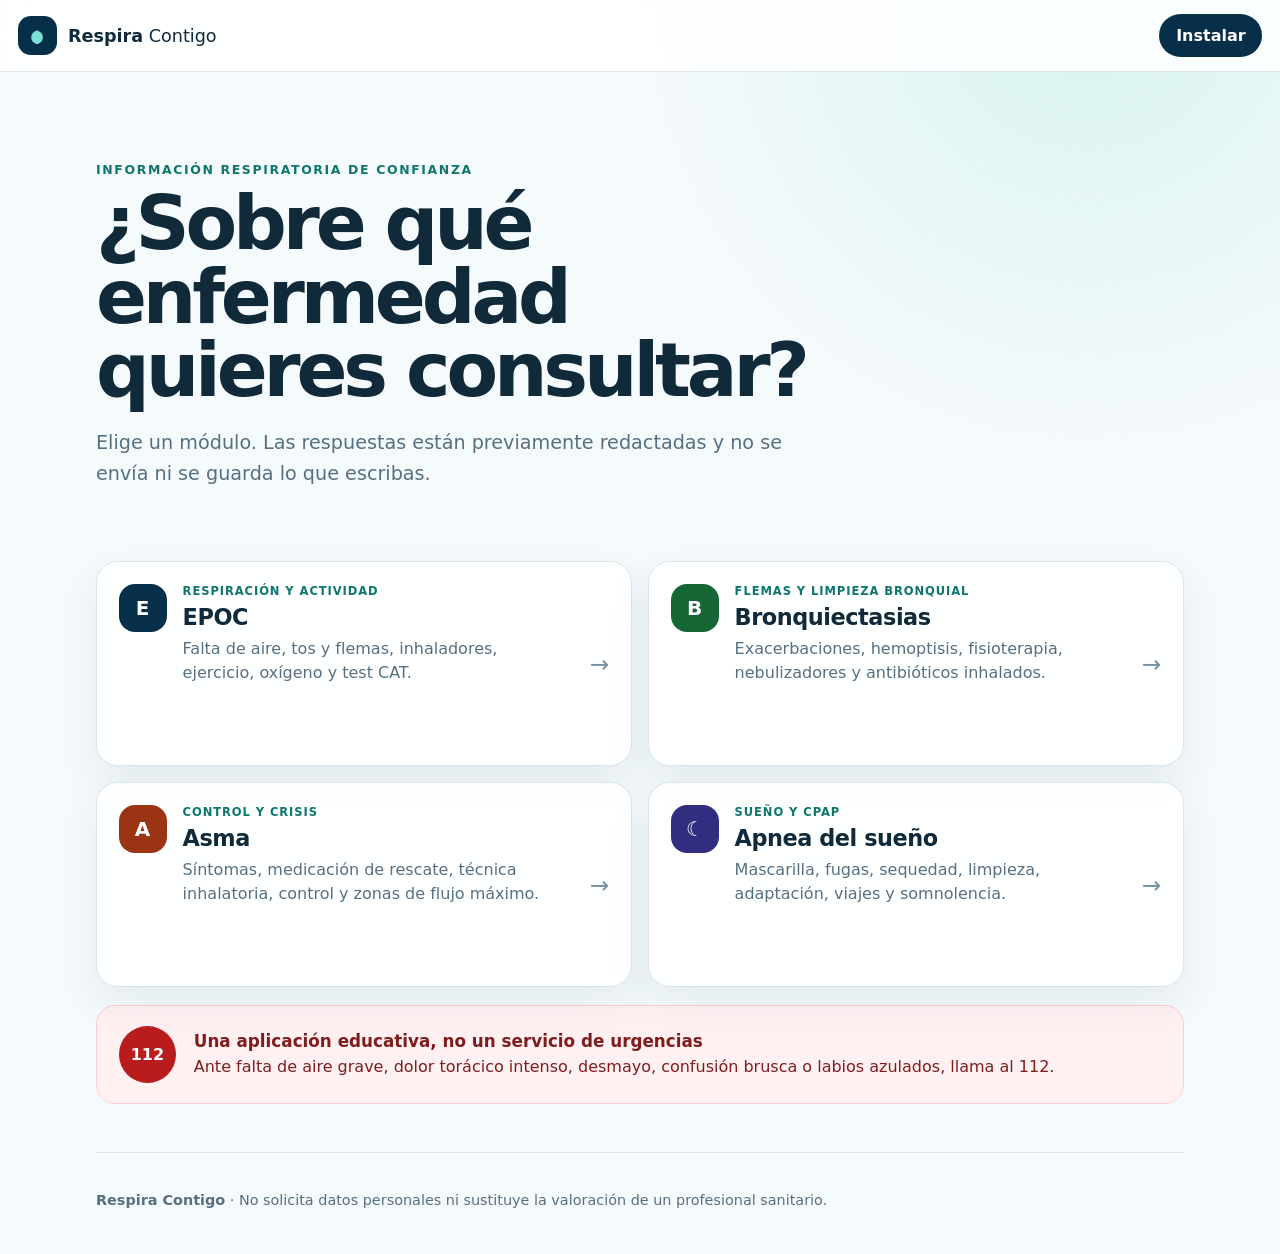
<file: index.html>
<!doctype html>
<html lang="es">
<head>
  <meta charset="UTF-8">
  <meta name="viewport" content="width=device-width, initial-scale=1, viewport-fit=cover">
  <meta name="theme-color" content="#082f49">
  <meta name="apple-mobile-web-app-capable" content="yes">
  <meta name="apple-mobile-web-app-status-bar-style" content="default">
  <meta name="apple-mobile-web-app-title" content="Respira Contigo">
  <meta name="description" content="Orientación educativa sobre EPOC, bronquiectasias, asma y apnea del sueño.">
  <title>Respira Contigo</title>
  <link rel="manifest" href="manifest.webmanifest">
  <link rel="apple-touch-icon" href="icon-180.png">
  <link rel="icon" type="image/svg+xml" href="icon.svg">
  <link rel="stylesheet" href="styles.css">
</head>
<body>
  <a class="skip-link" href="#modules">Saltar a las enfermedades</a>
  <header class="topbar">
    <a class="brand" href="./" aria-label="Respira Contigo, inicio">
      <span class="brand-mark" aria-hidden="true">◖◗</span>
      <span><strong>Respira</strong> Contigo</span>
    </a>
    <button id="installButton" class="install-button" type="button">Instalar</button>
  </header>

  <div id="connectionStatus" class="connection-status" role="status" hidden>
    Sin conexión · Puedes seguir consultando el contenido descargado
  </div>

  <main>
    <section class="intro" aria-labelledby="page-title">
      <p class="eyebrow">Información respiratoria de confianza</p>
      <h1 id="page-title">¿Sobre qué enfermedad quieres consultar?</h1>
      <p>Elige un módulo. Las respuestas están previamente redactadas y no se envía ni se guarda lo que escribas.</p>
    </section>

    <section id="modules" class="module-grid" aria-label="Módulos respiratorios">
      <a class="module-card epoc" href="epoc/">
        <span class="module-icon" aria-hidden="true">E</span>
        <span class="module-copy">
          <span class="module-kicker">Respiración y actividad</span>
          <strong>EPOC</strong>
          <span>Falta de aire, tos y flemas, inhaladores, ejercicio, oxígeno y test CAT.</span>
        </span>
        <span class="arrow" aria-hidden="true">→</span>
      </a>

      <a class="module-card bronch" href="bronquiectasias/">
        <span class="module-icon" aria-hidden="true">B</span>
        <span class="module-copy">
          <span class="module-kicker">Flemas y limpieza bronquial</span>
          <strong>Bronquiectasias</strong>
          <span>Exacerbaciones, hemoptisis, fisioterapia, nebulizadores y antibióticos inhalados.</span>
        </span>
        <span class="arrow" aria-hidden="true">→</span>
      </a>

      <a class="module-card asthma" href="asma/">
        <span class="module-icon" aria-hidden="true">A</span>
        <span class="module-copy">
          <span class="module-kicker">Control y crisis</span>
          <strong>Asma</strong>
          <span>Síntomas, medicación de rescate, técnica inhalatoria, control y zonas de flujo máximo.</span>
        </span>
        <span class="arrow" aria-hidden="true">→</span>
      </a>

      <a class="module-card sleep" href="apnea/">
        <span class="module-icon" aria-hidden="true">☾</span>
        <span class="module-copy">
          <span class="module-kicker">Sueño y CPAP</span>
          <strong>Apnea del sueño</strong>
          <span>Mascarilla, fugas, sequedad, limpieza, adaptación, viajes y somnolencia.</span>
        </span>
        <span class="arrow" aria-hidden="true">→</span>
      </a>
    </section>

    <section class="safety" aria-labelledby="safety-title">
      <span class="safety-number">112</span>
      <div>
        <h2 id="safety-title">Una aplicación educativa, no un servicio de urgencias</h2>
        <p>Ante falta de aire grave, dolor torácico intenso, desmayo, confusión brusca o labios azulados, llama al 112.</p>
      </div>
    </section>
  </main>

  <footer>
    <p><strong>Respira Contigo</strong> · No solicita datos personales ni sustituye la valoración de un profesional sanitario.</p>
  </footer>

  <dialog id="installDialog">
    <form method="dialog">
      <button class="close-button" aria-label="Cerrar">×</button>
      <p class="dialog-label">Instalar en iPhone</p>
      <h2>Guárdala como una aplicación</h2>
      <ol>
        <li><span>1</span><div>Abre esta página en <strong>Safari</strong>.</div></li>
        <li><span>2</span><div>Pulsa <strong>Compartir</strong>, el cuadrado con una flecha hacia arriba.</div></li>
        <li><span>3</span><div>Elige <strong>Añadir a pantalla de inicio</strong> y confirma.</div></li>
      </ol>
      <button class="dialog-button" value="close">Entendido</button>
    </form>
  </dialog>

  <script src="app.js" defer></script>
</body>
</html>
</file>
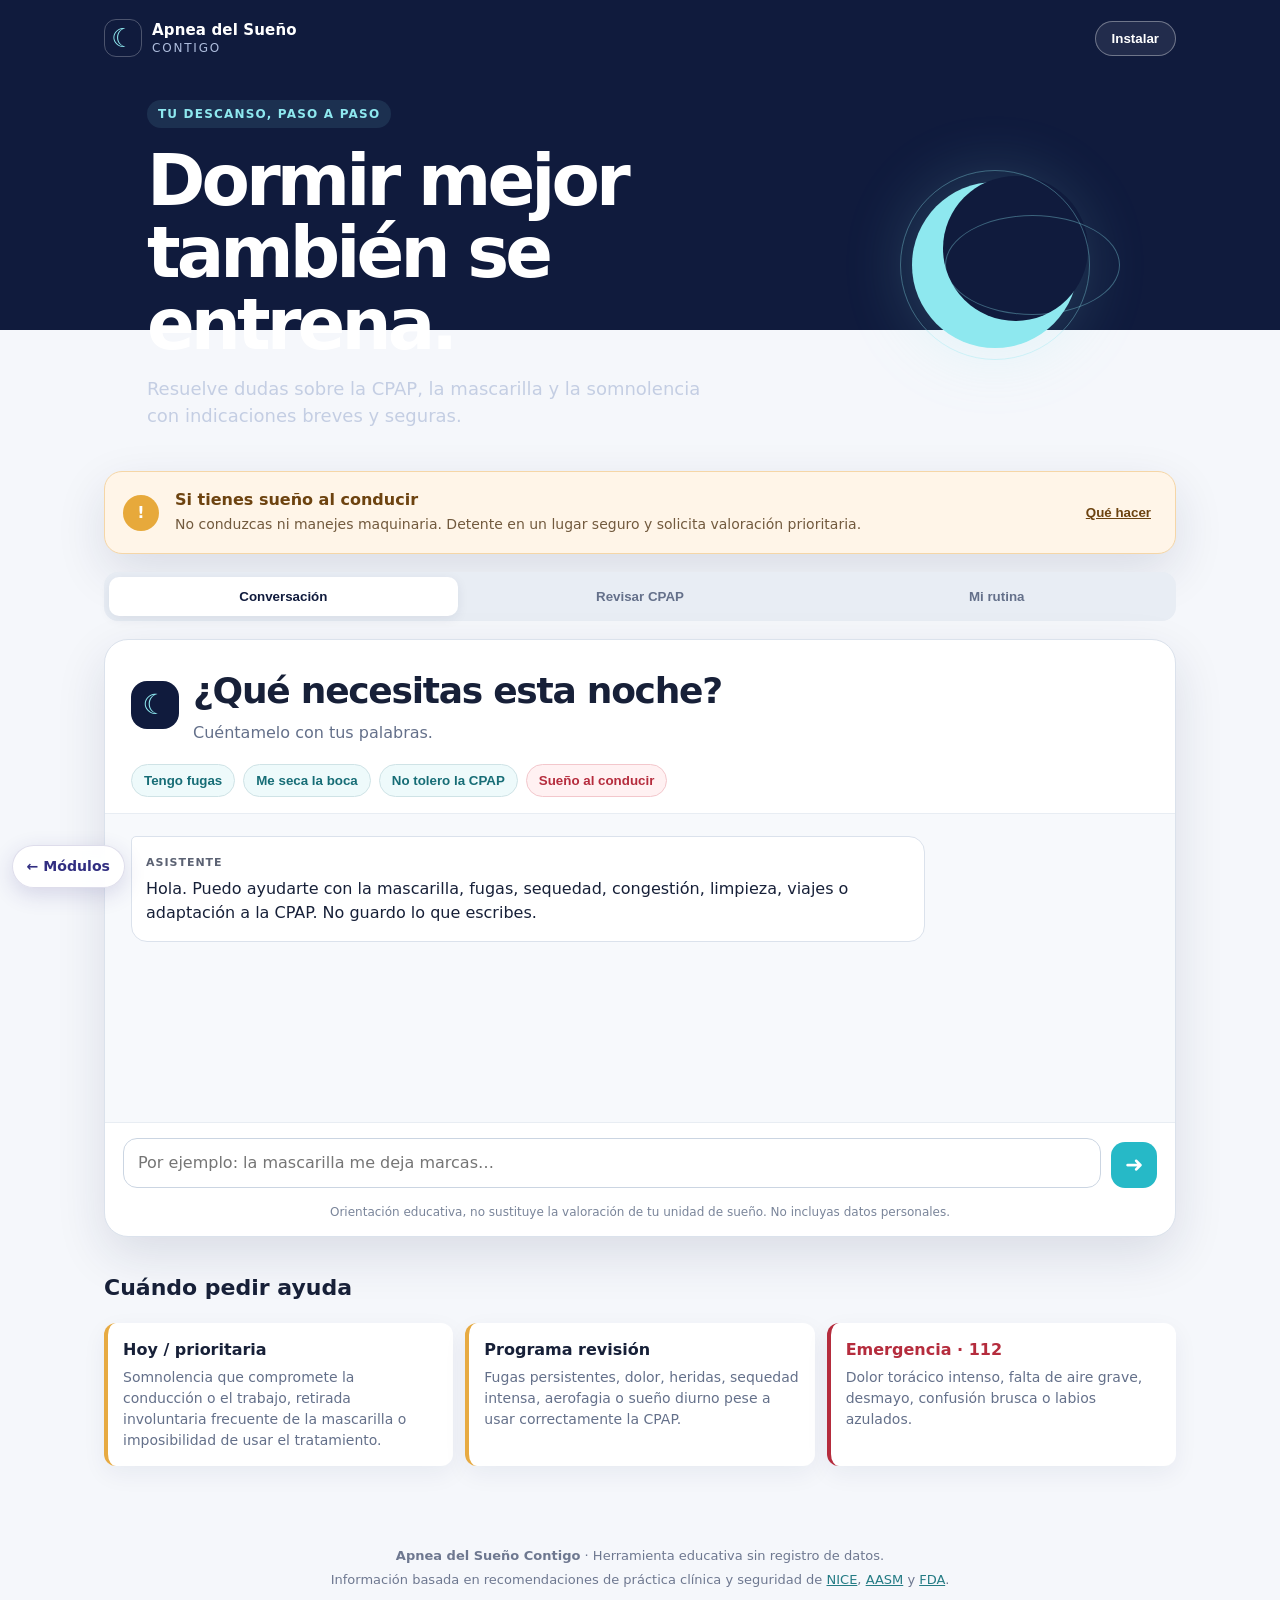
<file: apnea/index.html>
<!doctype html>
<html lang="es">
<head>
  <meta charset="utf-8">
  <meta name="viewport" content="width=device-width, initial-scale=1, viewport-fit=cover">
  <meta name="theme-color" content="#101b3d">
  <meta name="description" content="Orientación práctica para convivir con la apnea obstructiva del sueño y la CPAP.">
  <title>Apnea del Sueño Contigo</title>
  <link rel="manifest" href="manifest.webmanifest">
  <link rel="icon" href="icon.svg" type="image/svg+xml">
  <link rel="apple-touch-icon" href="icon-180.png">
  <link rel="stylesheet" href="styles.css">
</head>
<body>
  <a class="module-home" href="../" aria-label="Volver a todos los módulos">← Módulos</a>
  <a class="skip" href="#main">Ir al contenido</a>
  <header class="topbar">
    <div class="brand" aria-label="Apnea del Sueño Contigo">
      <span class="brand-icon" aria-hidden="true">☾</span>
      <span><strong>Apnea del Sueño</strong><small>Contigo</small></span>
    </div>
    <button class="install-button" id="installButton" type="button">Instalar</button>
  </header>

  <main id="main">
    <section class="hero">
      <div>
        <span class="eyebrow">Tu descanso, paso a paso</span>
        <h1>Dormir mejor también se entrena.</h1>
        <p>Resuelve dudas sobre la CPAP, la mascarilla y la somnolencia con indicaciones breves y seguras.</p>
      </div>
      <div class="moon-art" aria-hidden="true"><span></span><i></i><b></b></div>
    </section>

    <aside class="safety" aria-label="Aviso de seguridad">
      <div class="safety-icon">!</div>
      <div><strong>Si tienes sueño al conducir</strong><p>No conduzcas ni manejes maquinaria. Detente en un lugar seguro y solicita valoración prioritaria.</p></div>
      <button type="button" data-question="Me duermo conduciendo">Qué hacer</button>
    </aside>

    <nav class="tabs" aria-label="Secciones">
      <button class="tab active" type="button" data-tab="chat" aria-selected="true">Conversación</button>
      <button class="tab" type="button" data-tab="review" aria-selected="false">Revisar CPAP</button>
      <button class="tab" type="button" data-tab="routine" aria-selected="false">Mi rutina</button>
    </nav>

    <section class="panel active" id="panel-chat" aria-labelledby="chat-title">
      <div class="chat-card">
        <div class="chat-heading">
          <div class="avatar" aria-hidden="true">☾</div>
          <div><h2 id="chat-title">¿Qué necesitas esta noche?</h2><p>Cuéntamelo con tus palabras.</p></div>
        </div>
        <div class="quick-prompts" aria-label="Preguntas frecuentes">
          <button type="button" data-question="Tengo fugas en la mascarilla">Tengo fugas</button>
          <button type="button" data-question="La CPAP me seca la boca">Me seca la boca</button>
          <button type="button" data-question="No tolero la CPAP">No tolero la CPAP</button>
          <button class="urgent-chip" type="button" data-question="Me duermo conduciendo">Sueño al conducir</button>
        </div>
        <div class="messages" id="messages" role="log" aria-live="polite">
          <article class="message assistant">
            <span class="message-label">Asistente</span>
            <p>Hola. Puedo ayudarte con la mascarilla, fugas, sequedad, congestión, limpieza, viajes o adaptación a la CPAP. No guardo lo que escribes.</p>
          </article>
        </div>
        <form class="composer" id="chatForm">
          <label class="sr-only" for="chatInput">Escribe tu pregunta</label>
          <textarea id="chatInput" rows="1" maxlength="500" placeholder="Por ejemplo: la mascarilla me deja marcas…"></textarea>
          <button type="submit" aria-label="Enviar pregunta">➜</button>
        </form>
        <p class="privacy-note">Orientación educativa, no sustituye la valoración de tu unidad de sueño. No incluyas datos personales.</p>
      </div>
    </section>

    <section class="panel" id="panel-review" aria-labelledby="review-title" hidden>
      <div class="section-title"><span class="eyebrow">Chequeo de 1 minuto</span><h2 id="review-title">¿Cómo va tu CPAP?</h2><p>Marca lo que te ocurre y recibirás un plan práctico.</p></div>
      <form id="cpapReview" class="review-card">
        <fieldset>
          <legend>En los últimos 7 días…</legend>
          <label><input type="checkbox" name="issue" value="use"><span><strong>No la he usado durante todo mi tiempo de sueño</strong><small>También cuenta la siesta.</small></span></label>
          <label><input type="checkbox" name="issue" value="leak"><span><strong>Tengo fugas, ruido o marcas</strong><small>La mascarilla se mueve o molesta.</small></span></label>
          <label><input type="checkbox" name="issue" value="dry"><span><strong>Tengo sequedad o congestión</strong><small>Boca, garganta o nariz.</small></span></label>
          <label><input type="checkbox" name="issue" value="pressure"><span><strong>Siento presión, aire en el estómago o agobio</strong><small>Me cuesta conciliar el sueño con el equipo.</small></span></label>
          <label class="danger-check"><input type="checkbox" name="issue" value="sleepy"><span><strong>Sigo con sueño intenso durante el día</strong><small>Especialmente al volante o trabajando.</small></span></label>
        </fieldset>
        <button class="primary" type="submit">Crear mi plan</button>
      </form>
      <div id="reviewResult" class="review-result" hidden aria-live="polite"></div>
    </section>

    <section class="panel" id="panel-routine" aria-labelledby="routine-title" hidden>
      <div class="section-title"><span class="eyebrow">Pequeños hábitos</span><h2 id="routine-title">Una rutina que ayuda</h2><p>Adáptala siempre a las instrucciones de tu equipo y fabricante.</p></div>
      <div class="routine-grid">
        <article><span>01</span><h3>Cada noche</h3><ul><li>Usa el tratamiento durante todo el tiempo que duermas.</li><li>Coloca la mascarilla tumbado y con el equipo encendido.</li><li>Evita apretar de más las correas.</li></ul></article>
        <article><span>02</span><h3>Al despertar</h3><ul><li>Lava la almohadilla según el fabricante y déjala secar al aire.</li><li>Vacía el humidificador si así lo indica el manual.</li><li>Anota molestias que se repitan.</li></ul></article>
        <article><span>03</span><h3>Con regularidad</h3><ul><li>Lava tubo, mascarilla y depósito con agua y jabón suave.</li><li>Revisa y cambia filtros según el fabricante.</li><li>No sumerjas nunca la unidad eléctrica.</li></ul></article>
        <article class="accent-card"><span>04</span><h3>Evita atajos</h3><ul><li>No cambies la presión ni suspendas el tratamiento por tu cuenta.</li><li>No uses limpiadores de ozono o luz UV no autorizados.</li><li>Limpiar no es lo mismo que sustituir piezas deterioradas.</li></ul></article>
      </div>
      <div class="travel-card"><div aria-hidden="true">✈</div><div><h3>¿Viajas?</h3><p>Lleva la CPAP como equipaje de mano, comprueba adaptador y batería, y consulta las normas de la compañía si vas a usarla durante el vuelo.</p></div><button type="button" data-question="Voy a viajar con la CPAP">Preparar viaje</button></div>
    </section>

    <section class="limits">
      <h2>Cuándo pedir ayuda</h2>
      <div class="limits-grid">
        <article><strong>Hoy / prioritaria</strong><p>Somnolencia que compromete la conducción o el trabajo, retirada involuntaria frecuente de la mascarilla o imposibilidad de usar el tratamiento.</p></article>
        <article><strong>Programa revisión</strong><p>Fugas persistentes, dolor, heridas, sequedad intensa, aerofagia o sueño diurno pese a usar correctamente la CPAP.</p></article>
        <article class="emergency"><strong>Emergencia · 112</strong><p>Dolor torácico intenso, falta de aire grave, desmayo, confusión brusca o labios azulados.</p></article>
      </div>
    </section>
  </main>

  <footer>
    <p><strong>Apnea del Sueño Contigo</strong> · Herramienta educativa sin registro de datos.</p>
    <p class="sources">Información basada en recomendaciones de práctica clínica y seguridad de <a href="https://www.nice.org.uk/guidance/ng202" target="_blank" rel="noreferrer">NICE</a>, <a href="https://sleepeducation.org/patients/cpap/" target="_blank" rel="noreferrer">AASM</a> y <a href="https://www.fda.gov/consumers/consumer-updates/do-you-need-device-claims-clean-cpap-machine" target="_blank" rel="noreferrer">FDA</a>.</p>
  </footer>

  <dialog id="installDialog">
    <button class="dialog-close" type="button" aria-label="Cerrar">×</button>
    <div class="dialog-icon">☾</div><h2>Instalar en tu móvil</h2>
    <div id="installSteps"></div>
  </dialog>
  <script src="app.js" defer></script>
</body>
</html>
</file>
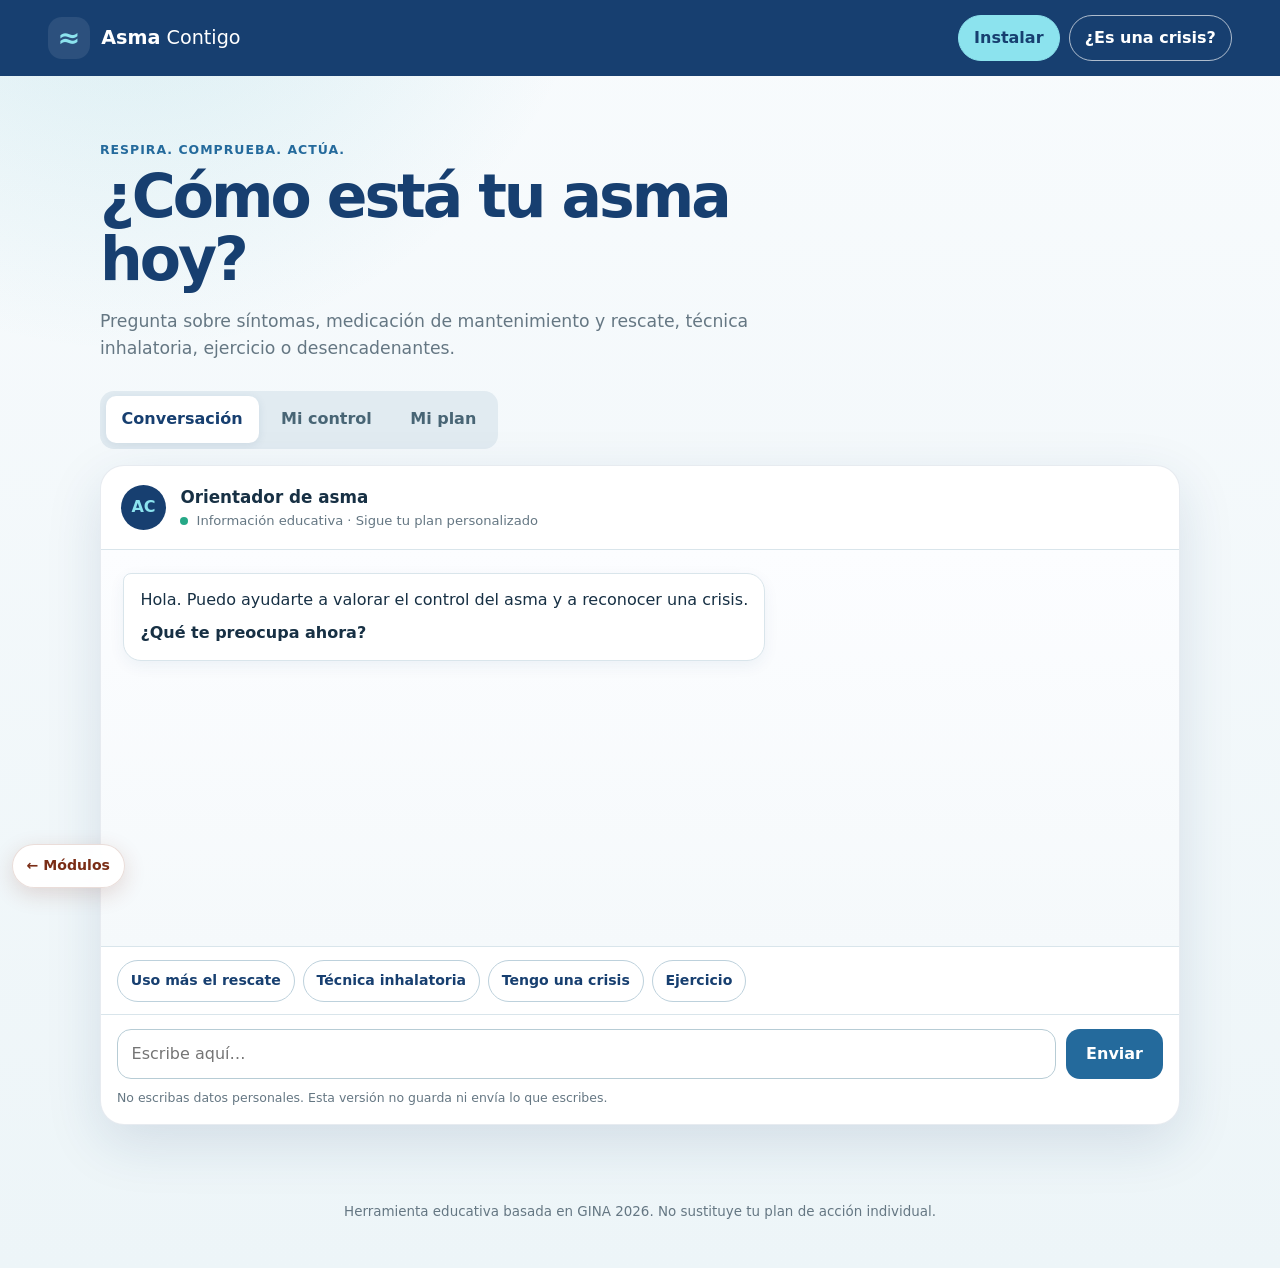
<file: asma/index.html>
<!doctype html>
<html lang="es">
<head>
  <meta charset="UTF-8">
  <meta name="viewport" content="width=device-width, initial-scale=1.0">
  <meta name="theme-color" content="#173f70">
  <meta name="apple-mobile-web-app-capable" content="yes">
  <meta name="apple-mobile-web-app-status-bar-style" content="default">
  <meta name="apple-mobile-web-app-title" content="Asma Contigo">
  <meta name="description" content="Orientación para personas con asma: control de síntomas, inhaladores, crisis y plan de acción.">
  <title>Asma Contigo</title>
  <link rel="icon" type="image/svg+xml" href="icon.svg">
  <link rel="apple-touch-icon" href="icon-180.png">
  <link rel="manifest" href="manifest.webmanifest">
  <link rel="stylesheet" href="styles.css">
</head>
<body>
  <a class="module-home" href="../" aria-label="Volver a todos los módulos">← Módulos</a>
  <a class="skip-link" href="#main">Saltar al contenido</a>
  <header class="topbar">
    <div class="brand" aria-label="Asma Contigo"><span class="brand-mark" aria-hidden="true">≈</span><span><strong>Asma</strong> Contigo</span></div>
    <div class="topbar-actions"><button class="install-button" id="installButton" type="button">Instalar</button><button class="urgent-button" id="urgentButton" type="button">¿Es una crisis?</button></div>
  </header>
  <div id="connectionStatus" class="connection-status" role="status" hidden>Sin conexión · El contenido descargado sigue disponible</div>

  <main id="main" class="app-shell">
    <section class="welcome" aria-labelledby="pageTitle"><p class="eyebrow">Respira. Comprueba. Actúa.</p><h1 id="pageTitle">¿Cómo está tu asma hoy?</h1><p>Pregunta sobre síntomas, medicación de mantenimiento y rescate, técnica inhalatoria, ejercicio o desencadenantes.</p></section>
    <nav class="section-tabs" aria-label="Secciones"><button class="tab is-active" data-view="chat" aria-selected="true">Conversación</button><button class="tab" data-view="control" aria-selected="false">Mi control</button><button class="tab" data-view="plan" aria-selected="false">Mi plan</button></nav>

    <section id="chatView" class="view is-active" aria-labelledby="chatTitle">
      <div class="chat-card">
        <div class="chat-heading"><div class="assistant-avatar" aria-hidden="true">AC</div><div><h2 id="chatTitle">Orientador de asma</h2><p><span class="status-dot"></span> Información educativa · Sigue tu plan personalizado</p></div></div>
        <div id="chatLog" class="chat-log" role="log" aria-live="polite" aria-relevant="additions"><article class="message assistant"><p>Hola. Puedo ayudarte a valorar el control del asma y a reconocer una crisis.</p><p><strong>¿Qué te preocupa ahora?</strong></p></article></div>
        <div class="quick-actions" aria-label="Preguntas frecuentes"><button type="button" data-prompt="Necesito más mi inhalador de rescate">Uso más el rescate</button><button type="button" data-prompt="Cómo uso mi inhalador">Técnica inhalatoria</button><button type="button" data-prompt="Tengo una crisis de asma">Tengo una crisis</button><button type="button" data-prompt="Puedo hacer ejercicio con asma">Ejercicio</button></div>
        <form id="chatForm" class="chat-form"><label class="sr-only" for="chatInput">Escribe tu pregunta</label><textarea id="chatInput" rows="1" maxlength="500" placeholder="Escribe aquí…" required></textarea><button type="submit">Enviar</button></form>
        <p class="privacy-note">No escribas datos personales. Esta versión no guarda ni envía lo que escribes.</p>
      </div>
    </section>

    <section id="controlView" class="view" aria-labelledby="controlTitle" hidden>
      <div class="panel control-panel">
        <div class="panel-heading"><span class="step-badge">Últimas 4 semanas</span><h2 id="controlTitle">Cuatro preguntas sobre tu control</h2><p>Marca “sí” cuando la situación haya ocurrido durante las últimas cuatro semanas.</p></div>
        <form id="controlForm">
          <fieldset><legend>Control de síntomas</legend>
            <label class="check-row"><input type="checkbox" name="control" value="day"><span><strong>Síntomas durante el día más de dos veces por semana</strong><small>Tos, pitos, opresión o falta de aire</small></span></label>
            <label class="check-row"><input type="checkbox" name="control" value="night"><span><strong>Me he despertado por el asma</strong><small>Tos, pitos o dificultad para respirar por la noche</small></span></label>
            <label class="check-row"><input type="checkbox" name="control" value="reliever"><span><strong>Si mi rescate es salbutamol o terbutalina: lo he necesitado más de dos veces por semana</strong><small>Sin contar el uso preventivo antes del ejercicio. Si utilizas corticoide-formoterol de rescate, sigue los límites de tu plan.</small></span></label>
            <label class="check-row"><input type="checkbox" name="control" value="activity"><span><strong>El asma ha limitado mis actividades</strong><small>Ejercicio, trabajo, estudio o vida diaria</small></span></label>
          </fieldset>
          <button class="primary-button" type="submit">Valorar mi control</button>
        </form>
        <div id="controlResult" class="result-card" hidden aria-live="polite"></div>
      </div>
      <div class="panel peak-panel">
        <div class="panel-heading"><span class="step-badge">Solo si utilizas medidor</span><h2>Zona orientativa de flujo máximo</h2><p>Introduce tu mejor valor personal estable y el valor de hoy.</p></div>
        <form id="peakForm" class="peak-form"><label>Mi mejor valor personal<input id="peakBest" type="number" min="50" max="900" inputmode="numeric" required><span>L/min</span></label><label>Valor de hoy<input id="peakToday" type="number" min="20" max="900" inputmode="numeric" required><span>L/min</span></label><button class="primary-button" type="submit">Calcular zona</button></form>
        <div id="peakResult" class="result-card" hidden aria-live="polite"></div>
      </div>
    </section>

    <section id="planView" class="view" aria-labelledby="planTitle" hidden>
      <div class="plan-intro"><p class="eyebrow">Tu plan escrito manda</p><h2 id="planTitle">Cuatro pilares para mantener el control</h2><p>El tratamiento exacto y las dosis deben coincidir con tu plan personal.</p></div>
      <div class="plan-grid">
        <article class="plan-card blue"><span>01</span><h3>Mantenimiento</h3><p>Utiliza el tratamiento antiinflamatorio como está pautado, incluso cuando te encuentres bien.</p><button data-plan-prompt="Para qué sirve el inhalador de mantenimiento">Entender su función →</button></article>
        <article class="plan-card cyan"><span>02</span><h3>Rescate</h3><p>Lleva el inhalador indicado y conoce cuándo y cómo utilizarlo según tu estrategia terapéutica.</p><button data-plan-prompt="Necesito más mi inhalador de rescate">Valorar el uso →</button></article>
        <article class="plan-card amber"><span>03</span><h3>Técnica correcta</h3><p>Una técnica deficiente puede simular falta de respuesta. Revísala periódicamente con el dispositivo real.</p><button data-plan-prompt="Cómo uso mi inhalador">Repasar lo esencial →</button></article>
        <article class="plan-card navy"><span>04</span><h3>Empeoramiento</h3><p>Reconoce tus primeras señales y sigue el plan de acción antes de que la crisis progrese.</p><button id="planCrisis" type="button">Comprobar una crisis →</button></article>
      </div>
      <div class="trigger-card"><div><p class="eyebrow">Desencadenantes</p><h2>Identifica los tuyos, no vivas evitando todo</h2></div><p>Tabaco y vapeo, infecciones, alérgenos relevantes, contaminación, esfuerzo, aire frío y algunos fármacos pueden influir. El objetivo es controlar el asma, no prohibirte la vida.</p></div>
    </section>
  </main>

  <dialog id="urgentDialog" class="modal"><form method="dialog"><button class="close-button" aria-label="Cerrar">×</button><p class="danger-label">Crisis grave</p><h2>Llama al 112 si:</h2><ul><li>Te cuesta hablar en frases completas por falta de aire</li><li>Estás confuso, somnoliento, exhausto o notas labios azulados</li><li>La respiración empeora rápidamente o apenas puedes moverte</li><li>El inhalador de rescate indicado no produce mejoría suficiente</li></ul><div class="emergency-callout"><strong>Sigue tu plan de crisis y llama al 112.</strong><span>Siéntate erguido. No te tumbes ni conduzcas tú mismo.</span></div><button class="secondary-button" value="close">No tengo esos síntomas</button></form></dialog>

  <dialog id="installDialog" class="modal install-dialog"><form method="dialog"><button class="close-button" aria-label="Cerrar">×</button><p class="install-label">Instalar en Apple</p><h2>Guárdala como una aplicación</h2><ol class="install-steps"><li><span>1</span><div>Pulsa <strong>Compartir</strong> en Safari.</div></li><li><span>2</span><div>Selecciona <strong>Añadir a pantalla de inicio</strong>.</div></li><li><span>3</span><div>Activa <strong>Abrir como app web</strong> y pulsa <strong>Añadir</strong>.</div></li></ol><p class="install-note">El icono aparecerá en tu pantalla de inicio y podrás abrirla como una aplicación.</p><button class="primary-button" value="close">Entendido</button></form></dialog>

  <footer><p>Herramienta educativa basada en GINA 2026. No sustituye tu plan de acción individual.</p></footer>
  <script src="app.js"></script>
</body>
</html>
</file>
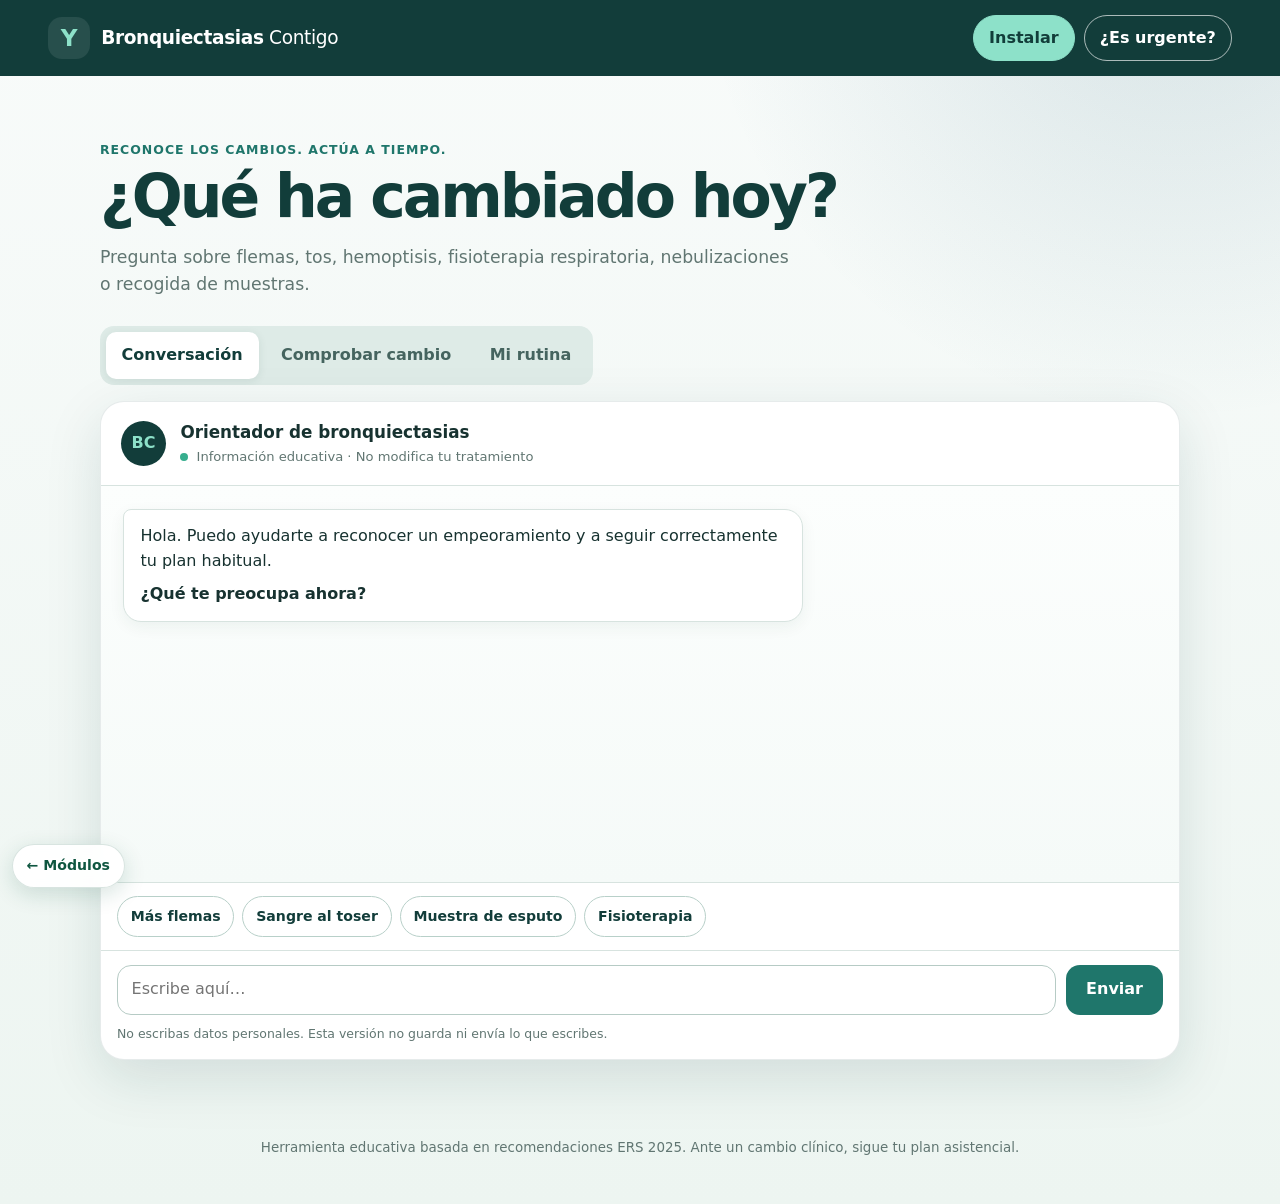
<file: bronquiectasias/index.html>
<!doctype html>
<html lang="es">
<head>
  <meta charset="UTF-8">
  <meta name="viewport" content="width=device-width, initial-scale=1.0">
  <meta name="theme-color" content="#123d3a">
  <meta name="apple-mobile-web-app-capable" content="yes">
  <meta name="apple-mobile-web-app-status-bar-style" content="default">
  <meta name="apple-mobile-web-app-title" content="Bronquiectasias">
  <meta name="description" content="Orientación y autocuidado para personas con bronquiectasias: exacerbaciones, esputo, fisioterapia y signos de alarma.">
  <title>Bronquiectasias Contigo</title>
  <link rel="icon" type="image/svg+xml" href="icon.svg">
  <link rel="apple-touch-icon" href="icon-180.png">
  <link rel="manifest" href="manifest.webmanifest">
  <link rel="stylesheet" href="styles.css">
</head>
<body>
  <a class="module-home" href="../" aria-label="Volver a todos los módulos">← Módulos</a>
  <a class="skip-link" href="#main">Saltar al contenido</a>
  <header class="topbar">
    <div class="brand" aria-label="Bronquiectasias Contigo">
      <span class="brand-mark" aria-hidden="true">Y</span>
      <span><strong>Bronquiectasias</strong> Contigo</span>
    </div>
    <div class="topbar-actions">
      <button class="install-button" id="installButton" type="button">Instalar</button>
      <button class="urgent-button" id="urgentButton" type="button">¿Es urgente?</button>
    </div>
  </header>
  <div id="connectionStatus" class="connection-status" role="status" hidden>Sin conexión · El contenido descargado sigue disponible</div>

  <main id="main" class="app-shell">
    <section class="welcome" aria-labelledby="pageTitle">
      <p class="eyebrow">Reconoce los cambios. Actúa a tiempo.</p>
      <h1 id="pageTitle">¿Qué ha cambiado hoy?</h1>
      <p>Pregunta sobre flemas, tos, hemoptisis, fisioterapia respiratoria, nebulizaciones o recogida de muestras.</p>
    </section>

    <nav class="section-tabs" aria-label="Secciones">
      <button class="tab is-active" data-view="chat" aria-selected="true">Conversación</button>
      <button class="tab" data-view="check" aria-selected="false">Comprobar cambio</button>
      <button class="tab" data-view="routine" aria-selected="false">Mi rutina</button>
    </nav>

    <section id="chatView" class="view is-active" aria-labelledby="chatTitle">
      <div class="chat-card">
        <div class="chat-heading">
          <div class="assistant-avatar" aria-hidden="true">BC</div>
          <div>
            <h2 id="chatTitle">Orientador de bronquiectasias</h2>
            <p><span class="status-dot"></span> Información educativa · No modifica tu tratamiento</p>
          </div>
        </div>
        <div id="chatLog" class="chat-log" role="log" aria-live="polite" aria-relevant="additions">
          <article class="message assistant">
            <p>Hola. Puedo ayudarte a reconocer un empeoramiento y a seguir correctamente tu plan habitual.</p>
            <p><strong>¿Qué te preocupa ahora?</strong></p>
          </article>
        </div>
        <div class="quick-actions" aria-label="Preguntas frecuentes">
          <button type="button" data-prompt="Tengo más flemas">Más flemas</button>
          <button type="button" data-prompt="He tosido sangre">Sangre al toser</button>
          <button type="button" data-prompt="Cómo recojo una muestra de esputo">Muestra de esputo</button>
          <button type="button" data-prompt="Cómo hago la fisioterapia respiratoria">Fisioterapia</button>
        </div>
        <form id="chatForm" class="chat-form">
          <label class="sr-only" for="chatInput">Escribe tu pregunta</label>
          <textarea id="chatInput" rows="1" maxlength="500" placeholder="Escribe aquí…" required></textarea>
          <button type="submit">Enviar</button>
        </form>
        <p class="privacy-note">No escribas datos personales. Esta versión no guarda ni envía lo que escribes.</p>
      </div>
    </section>

    <section id="checkView" class="view" aria-labelledby="checkTitle" hidden>
      <div class="panel checker-panel">
        <div class="panel-heading">
          <span class="step-badge">Orientación rápida</span>
          <h2 id="checkTitle">Compara con tu situación habitual</h2>
          <p>Marca únicamente los cambios nuevos o claramente peores.</p>
        </div>
        <form id="symptomForm">
          <fieldset>
            <legend>¿Qué ha cambiado?</legend>
            <label class="check-row"><input type="checkbox" name="symptom" value="cough"><span><strong>Más tos</strong><small>Mayor frecuencia o intensidad</small></span></label>
            <label class="check-row"><input type="checkbox" name="symptom" value="volume"><span><strong>Más cantidad de esputo</strong><small>Produzco más flemas de lo habitual</small></span></label>
            <label class="check-row"><input type="checkbox" name="symptom" value="purulence"><span><strong>Esputo más espeso u oscuro</strong><small>Cambio claro de aspecto o consistencia</small></span></label>
            <label class="check-row"><input type="checkbox" name="symptom" value="breathlessness"><span><strong>Más falta de aire</strong><small>O menor tolerancia al esfuerzo</small></span></label>
            <label class="check-row"><input type="checkbox" name="symptom" value="systemic"><span><strong>Fiebre, cansancio o malestar</strong><small>Peor estado general</small></span></label>
            <label class="check-row alert-row"><input type="checkbox" name="blood" value="blood"><span><strong>Sangre al toser</strong><small>Aunque sea poca cantidad</small></span></label>
            <label class="check-row danger-row"><input type="checkbox" name="danger" value="danger"><span><strong>Ahogo intenso, desmayo o dolor torácico fuerte</strong><small>Necesito ayuda urgente</small></span></label>
          </fieldset>
          <label class="duration-label" for="duration">¿Cuánto tiempo llevas así?</label>
          <select id="duration" name="duration" required>
            <option value="">Selecciona una opción</option>
            <option value="short">Menos de 24 horas</option>
            <option value="medium">Entre 24 y 48 horas</option>
            <option value="long">Más de 48 horas</option>
          </select>
          <button class="primary-button" type="submit">Ver orientación</button>
        </form>
        <div id="symptomResult" class="result-card" hidden aria-live="polite"></div>
      </div>
    </section>

    <section id="routineView" class="view" aria-labelledby="routineTitle" hidden>
      <div class="routine-intro">
        <p class="eyebrow">Cuidados habituales</p>
        <h2 id="routineTitle">Una rutina sencilla y constante</h2>
        <p>Sigue siempre la técnica y el orden indicados por tu equipo.</p>
      </div>
      <div class="routine-grid">
        <article class="routine-card green"><span>01</span><h3>Moviliza las secreciones</h3><p>Realiza diariamente la técnica enseñada por fisioterapia, también cuando te encuentres bien.</p><button data-routine-prompt="Cómo hago la fisioterapia respiratoria">Repasar precauciones →</button></article>
        <article class="routine-card blue"><span>02</span><h3>Observa tu patrón habitual</h3><p>Conoce la cantidad, color y consistencia normales de tu esputo para detectar cambios.</p><button data-routine-prompt="Tengo más flemas">Valorar un cambio →</button></article>
        <article class="routine-card amber"><span>03</span><h3>Cuida los dispositivos</h3><p>Limpia y seca nebulizadores y accesorios siguiendo las instrucciones del fabricante.</p><button data-routine-prompt="Cómo limpio mi nebulizador">Ver recomendaciones →</button></article>
        <article class="routine-card dark"><span>04</span><h3>Activa tu plan</h3><p>Si empeoras, recoge una muestra antes del antibiótico cuando sea posible y sigue tu plan escrito.</p><button data-routine-prompt="Cómo recojo una muestra de esputo">Preparar una muestra →</button></article>
      </div>
      <div class="baseline-card">
        <div><p class="eyebrow">Tu referencia</p><h2>¿Cómo son tus flemas cuando estás estable?</h2></div>
        <p>Anótalo en tu plan personal: cantidad aproximada, color, consistencia y frecuencia. Detectar un cambio será mucho más fácil.</p>
      </div>
    </section>
  </main>

  <dialog id="urgentDialog" class="modal">
    <form method="dialog">
      <button class="close-button" aria-label="Cerrar">×</button>
      <p class="danger-label">Atención inmediata</p>
      <h2>Llama al 112 si aparece:</h2>
      <ul>
        <li>Sangrado abundante, repetido o que dificulta respirar</li>
        <li>Falta de aire intensa o que empeora rápidamente</li>
        <li>Desmayo, confusión, labios azulados o debilidad extrema</li>
        <li>Dolor torácico fuerte o persistente</li>
      </ul>
      <div class="emergency-callout"><strong>Si tienes alguno, llama al 112 ahora.</strong><span>Si estás muy mal, no conduzcas tú mismo.</span></div>
      <button class="secondary-button" value="close">No tengo esos síntomas</button>
    </form>
  </dialog>

  <dialog id="installDialog" class="modal install-dialog">
    <form method="dialog">
      <button class="close-button" aria-label="Cerrar">×</button>
      <p class="install-label">Instalar en Apple</p>
      <h2>Guárdala como una aplicación</h2>
      <ol class="install-steps">
        <li><span>1</span><div>Pulsa <strong>Compartir</strong> en Safari.</div></li>
        <li><span>2</span><div>Selecciona <strong>Añadir a pantalla de inicio</strong>.</div></li>
        <li><span>3</span><div>Activa <strong>Abrir como app web</strong> y pulsa <strong>Añadir</strong>.</div></li>
      </ol>
      <p class="install-note">El icono aparecerá en tu pantalla de inicio y podrás abrirla como una aplicación.</p>
      <button class="primary-button" value="close">Entendido</button>
    </form>
  </dialog>

  <footer>
    <p>Herramienta educativa basada en recomendaciones ERS 2025. Ante un cambio clínico, sigue tu plan asistencial.</p>
  </footer>
  <script src="app.js"></script>
</body>
</html>
</file>
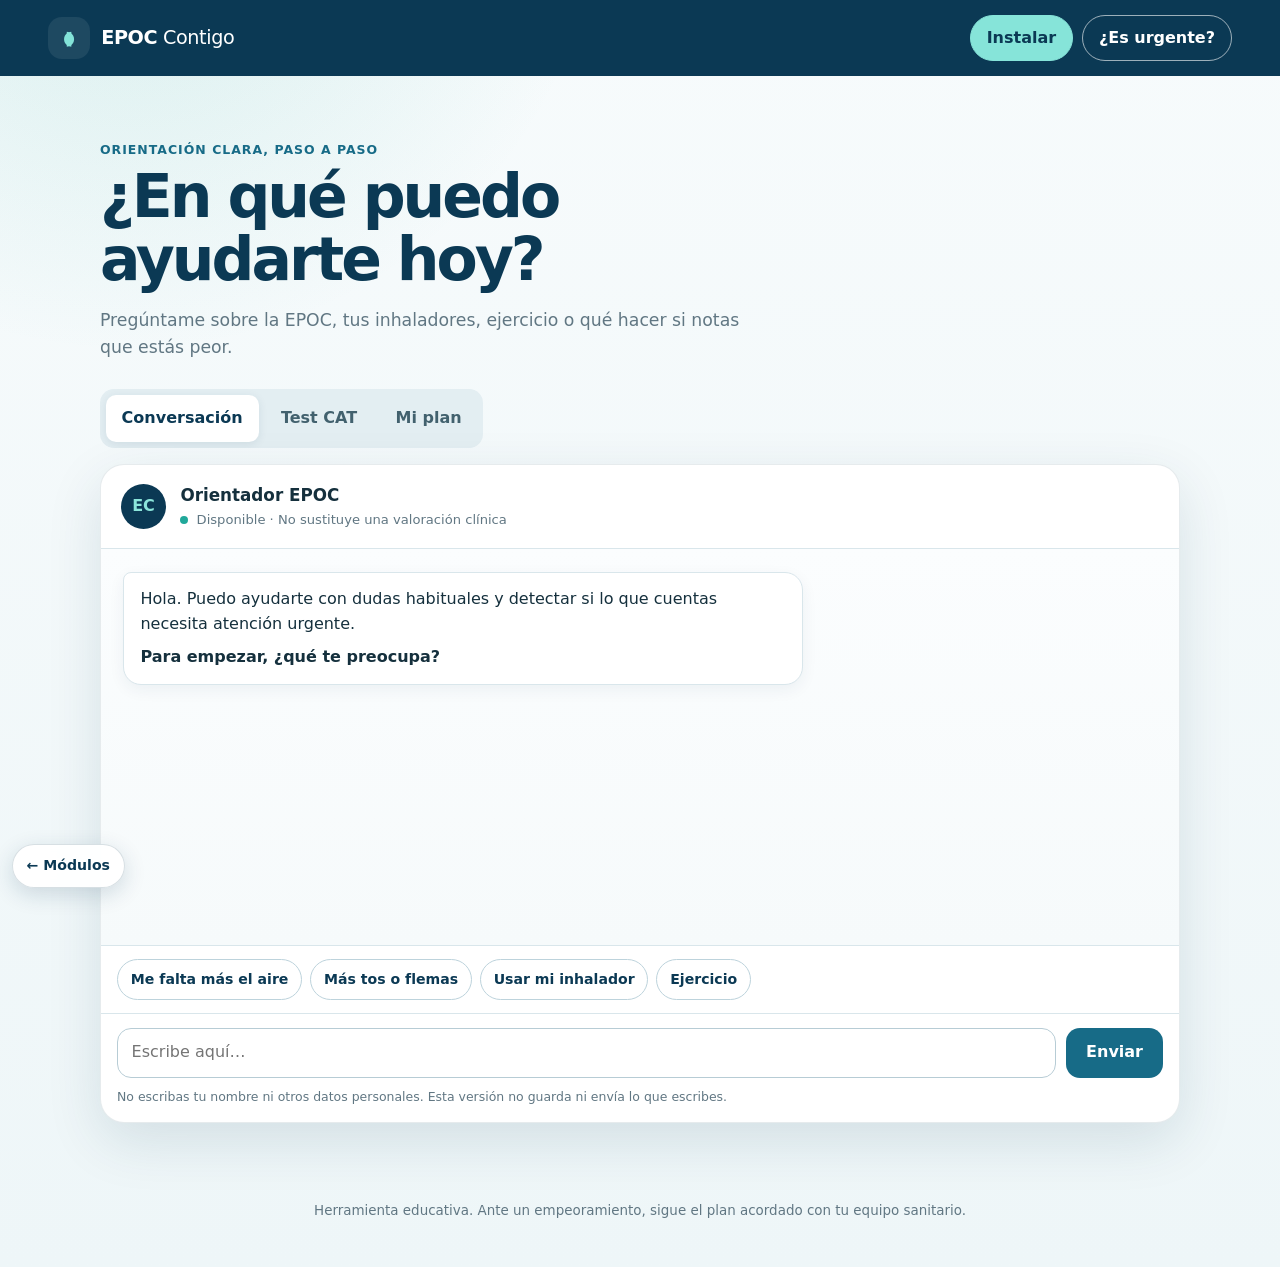
<file: epoc/index.html>
<!doctype html>
<html lang="es">
<head>
  <meta charset="UTF-8">
  <meta name="viewport" content="width=device-width, initial-scale=1.0">
  <meta name="theme-color" content="#0b3954">
  <meta name="apple-mobile-web-app-capable" content="yes">
  <meta name="apple-mobile-web-app-status-bar-style" content="default">
  <meta name="apple-mobile-web-app-title" content="EPOC Contigo">
  <meta name="description" content="Asistente educativo para personas con EPOC: dudas frecuentes, cuestionario CAT y orientación ante signos de alarma.">
  <title>EPOC Contigo</title>
  <link rel="icon" type="image/svg+xml" href="data:image/svg+xml,%3Csvg xmlns='http://www.w3.org/2000/svg' viewBox='0 0 64 64'%3E%3Crect width='64' height='64' rx='15' fill='%230b3954'/%3E%3Cpath d='M29 14v20c-4-9-14-8-16 4-2 11 4 15 15 10 3-2 4-7 4-13V14m3 0v20c4-9 14-8 16 4 2 11-4 15-15 10-3-2-4-7-4-13' fill='none' stroke='%237ee0d5' stroke-width='5' stroke-linecap='round'/%3E%3C/svg%3E">
  <link rel="apple-touch-icon" href="icon-180.png">
  <link rel="manifest" href="manifest.webmanifest">
  <link rel="stylesheet" href="styles.css">
</head>
<body>
  <a class="module-home" href="../" aria-label="Volver a todos los módulos">← Módulos</a>
  <a class="skip-link" href="#main">Saltar al contenido</a>
  <header class="topbar">
    <div class="brand" aria-label="EPOC Contigo">
      <span class="brand-mark" aria-hidden="true">◖◗</span>
      <span><strong>EPOC</strong> Contigo</span>
    </div>
    <div class="topbar-actions">
      <button class="install-button" id="installButton" type="button">Instalar</button>
      <button class="help-button" id="emergencyButton" type="button">¿Es urgente?</button>
    </div>
  </header>

  <div id="connectionStatus" class="connection-status" role="status" hidden>Sin conexión · Puedes seguir usando el contenido ya descargado</div>

  <main id="main" class="app-shell">
    <section class="welcome" aria-labelledby="pageTitle">
      <p class="eyebrow">Orientación clara, paso a paso</p>
      <h1 id="pageTitle">¿En qué puedo ayudarte hoy?</h1>
      <p>Pregúntame sobre la EPOC, tus inhaladores, ejercicio o qué hacer si notas que estás peor.</p>
    </section>

    <nav class="section-tabs" aria-label="Secciones">
      <button class="tab is-active" data-view="chat" aria-selected="true">Conversación</button>
      <button class="tab" data-view="cat" aria-selected="false">Test CAT</button>
      <button class="tab" data-view="plan" aria-selected="false">Mi plan</button>
    </nav>

    <section id="chatView" class="view is-active" aria-labelledby="chatTitle">
      <div class="chat-card">
        <div class="chat-heading">
          <div class="assistant-avatar" aria-hidden="true">EC</div>
          <div>
            <h2 id="chatTitle">Orientador EPOC</h2>
            <p><span class="status-dot"></span> Disponible · No sustituye una valoración clínica</p>
          </div>
        </div>

        <div id="chatLog" class="chat-log" role="log" aria-live="polite" aria-relevant="additions">
          <article class="message assistant">
            <p>Hola. Puedo ayudarte con dudas habituales y detectar si lo que cuentas necesita atención urgente.</p>
            <p><strong>Para empezar, ¿qué te preocupa?</strong></p>
          </article>
        </div>

        <div class="quick-actions" aria-label="Preguntas frecuentes">
          <button type="button" data-prompt="Me falta más el aire">Me falta más el aire</button>
          <button type="button" data-prompt="Tengo más tos o flemas">Más tos o flemas</button>
          <button type="button" data-prompt="Cómo uso mi inhalador">Usar mi inhalador</button>
          <button type="button" data-prompt="Qué ejercicio puedo hacer">Ejercicio</button>
        </div>

        <form id="chatForm" class="chat-form">
          <label class="sr-only" for="chatInput">Escribe tu pregunta</label>
          <textarea id="chatInput" rows="1" maxlength="500" placeholder="Escribe aquí…" required></textarea>
          <button type="submit" aria-label="Enviar pregunta">Enviar</button>
        </form>
        <p class="privacy-note">No escribas tu nombre ni otros datos personales. Esta versión no guarda ni envía lo que escribes.</p>
      </div>
    </section>

    <section id="catView" class="view" aria-labelledby="catTitle" hidden>
      <div class="panel cat-panel">
        <div class="panel-heading">
          <span class="step-badge">8 preguntas</span>
          <h2 id="catTitle">¿Cómo te afecta la EPOC?</h2>
          <p>El CAT mide el impacto de la enfermedad. Responde pensando en cómo te encuentras ahora.</p>
        </div>
        <form id="catForm">
          <div id="catQuestions"></div>
          <button class="primary-button" type="submit">Calcular mi resultado</button>
        </form>
        <div id="catResult" class="result-card" hidden aria-live="polite"></div>
      </div>
    </section>

    <section id="planView" class="view" aria-labelledby="planTitle" hidden>
      <div class="plan-grid">
        <article class="plan-card accent-blue">
          <span class="card-number">01</span>
          <h2 id="planTitle">Tratamiento diario</h2>
          <p>Usa los inhaladores exactamente como te indicaron, aunque ese día respires bien.</p>
          <button class="text-button" type="button" data-plan-prompt="Cómo uso mi inhalador">Repasar la técnica →</button>
        </article>
        <article class="plan-card accent-teal">
          <span class="card-number">02</span>
          <h2>Movimiento</h2>
          <p>Camina o haz el ejercicio pautado de forma regular. Para si aparece dolor torácico, mareo o falta de aire intensa.</p>
          <button class="text-button" type="button" data-plan-prompt="Qué ejercicio puedo hacer">Ver consejos →</button>
        </article>
        <article class="plan-card accent-orange">
          <span class="card-number">03</span>
          <h2>Si empeoro</h2>
          <p>Más falta de aire, más tos o un cambio en las flemas pueden anunciar una exacerbación.</p>
          <button class="text-button" type="button" id="planUrgency">Comprobar síntomas →</button>
        </article>
        <article class="plan-card accent-navy">
          <span class="card-number">04</span>
          <h2>Prevención</h2>
          <p>Evita el tabaco y revisa con tu equipo sanitario las vacunas recomendadas y tu plan de acción.</p>
        </article>
      </div>
      <div class="mmrc-card">
        <div>
          <p class="eyebrow">Escala mMRC</p>
          <h2>¿Cuánto limita tu respiración?</h2>
        </div>
        <label for="mmrcSelect">Elige la frase que mejor te describe</label>
        <select id="mmrcSelect">
          <option value="">Selecciona una opción</option>
          <option value="0">Solo me falta el aire con ejercicio intenso</option>
          <option value="1">Me falta el aire al andar deprisa o subir una cuesta suave</option>
          <option value="2">Ando más despacio que personas de mi edad o paro al caminar a mi paso</option>
          <option value="3">Paro tras unos 100 metros o pocos minutos en llano</option>
          <option value="4">No puedo salir de casa o me falta el aire al vestirme</option>
        </select>
        <p id="mmrcResult" class="mmrc-result" aria-live="polite"></p>
      </div>
    </section>
  </main>

  <dialog id="urgencyDialog" class="urgency-dialog">
    <form method="dialog">
      <button class="close-button" aria-label="Cerrar">×</button>
      <p class="danger-label">Comprobación rápida</p>
      <h2>¿Tienes alguno de estos síntomas?</h2>
      <ul class="danger-list">
        <li>Falta de aire intensa en reposo o que empeora rápidamente</li>
        <li>Labios azulados, confusión, somnolencia o desmayo</li>
        <li>Dolor fuerte en el pecho</li>
        <li>Expulsas una cantidad importante de sangre al toser</li>
      </ul>
      <div class="emergency-callout">
        <strong>Si la respuesta es sí, llama al 112 ahora.</strong>
        <span>No conduzcas tú mismo si te encuentras muy mal.</span>
      </div>
      <button class="secondary-button" value="close">No tengo esos síntomas</button>
    </form>
  </dialog>

  <dialog id="installDialog" class="urgency-dialog install-dialog">
    <form method="dialog">
      <button class="close-button" aria-label="Cerrar">×</button>
      <p class="install-label">Instalar en Apple</p>
      <h2>Guarda EPOC Contigo como una app</h2>
      <ol class="install-steps">
        <li><span>1</span><div>Pulsa <strong>Compartir</strong> <span class="share-symbol" aria-label="icono compartir">⇧</span> en Safari.</div></li>
        <li><span>2</span><div>Selecciona <strong>Añadir a pantalla de inicio</strong>.</div></li>
        <li><span>3</span><div>Activa <strong>Abrir como app web</strong> y pulsa <strong>Añadir</strong>.</div></li>
      </ol>
      <p class="install-note">El icono aparecerá en tu pantalla de inicio y podrás abrirla como una aplicación.</p>
      <button class="primary-button" value="close">Entendido</button>
    </form>
  </dialog>

  <footer>
    <p>Herramienta educativa. Ante un empeoramiento, sigue el plan acordado con tu equipo sanitario.</p>
  </footer>
  <script src="app.js"></script>
</body>
</html>
</file>
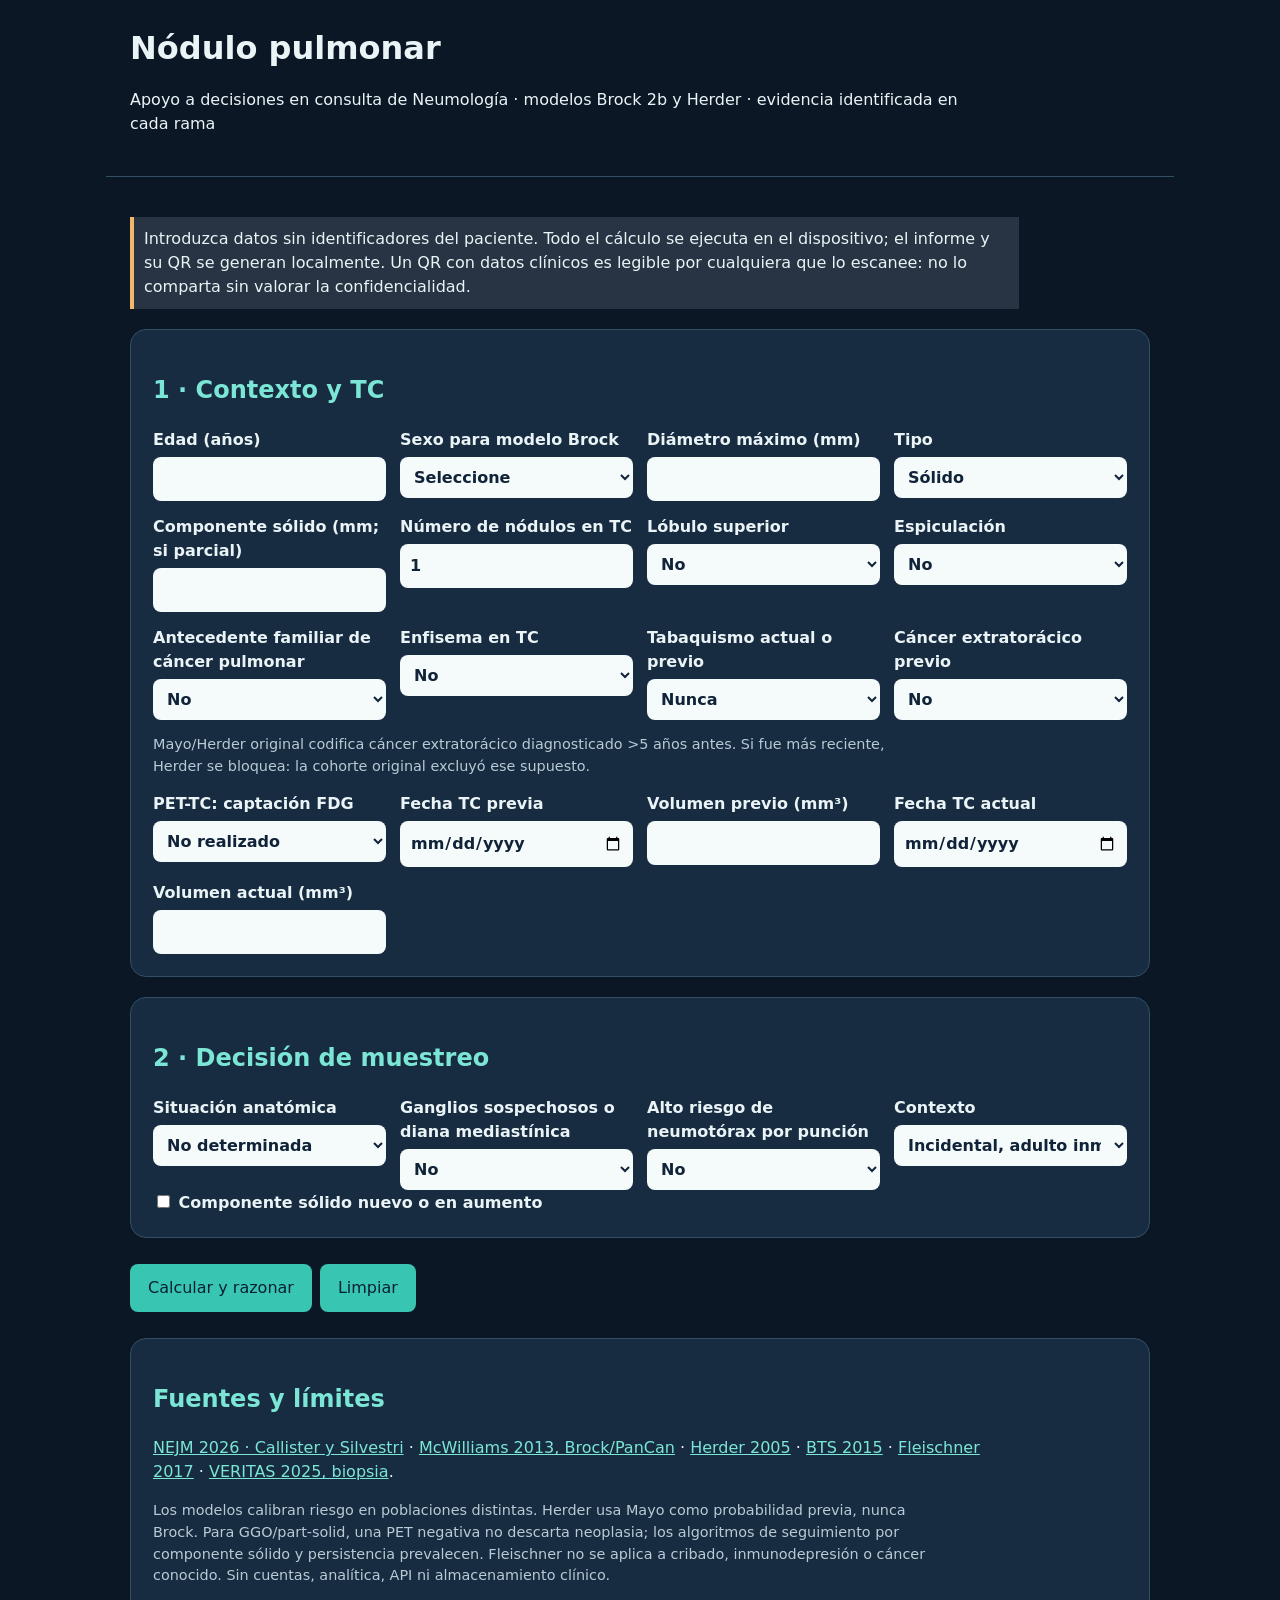
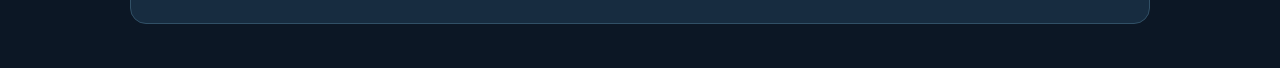
<file: nodulo-pulmonar/index.html>
<!doctype html><html lang="es"><head><meta charset="utf-8"><meta name="viewport" content="width=device-width,initial-scale=1"><meta name="theme-color" content="#0c1725"><meta name="apple-mobile-web-app-capable" content="yes"><link rel="manifest" href="manifest.webmanifest"><link rel="icon" href="icon.svg"><title>Nódulo pulmonar · consulta</title><style>body{margin:0;background:#0c1725;color:#eaf3f6;font:16px/1.5 system-ui}header,main{max-width:1020px;margin:auto;padding:24px}header{border-bottom:1px solid #315066}h1{margin:0;font-size:2rem}h2{color:#7ce6d6}p{max-width:85ch}.card{background:#172c40;border:1px solid #315066;border-radius:16px;padding:22px;margin:20px 0}.grid{display:grid;grid-template-columns:repeat(auto-fit,minmax(220px,1fr));gap:14px}label{display:block;font-weight:650}input,select,textarea{box-sizing:border-box;width:100%;font:inherit;background:#f5fafb;color:#102338;padding:10px;border-radius:8px;border:0;margin-top:5px}input[type=checkbox]{width:auto}button{background:#38c6b3;color:#092032;border:0;border-radius:8px;padding:12px 18px;font-weight:bold;font:inherit;cursor:pointer;margin:6px 8px 6px 0}a{color:#7ce6d6}.small{font-size:.9rem;color:#b7cbd5}.warn{border-left:4px solid #f2b86a;padding:10px;background:#283443}.result{white-space:pre-wrap}.hidden{display:none}@media print{body{background:white;color:black}header,form,.no-print{display:none!important}.card{background:white;color:black;border:0}a{color:black}}</style></head><body><header><h1>Nódulo pulmonar</h1><p>Apoyo a decisiones en consulta de Neumología · modelos Brock 2b y Herder · evidencia identificada en cada rama</p></header><main><p class="warn">Introduzca datos sin identificadores del paciente. Todo el cálculo se ejecuta en el dispositivo; el informe y su QR se generan localmente. Un QR con datos clínicos es legible por cualquiera que lo escanee: no lo comparta sin valorar la confidencialidad.</p><form id="form"><section class="card"><h2>1 · Contexto y TC</h2><div class="grid"><label>Edad (años)<input name="age" type="number" min="18" max="100" required></label><label>Sexo para modelo Brock<select name="female"><option value="">Seleccione</option><option value="0">Varón</option><option value="1">Mujer</option></select></label><label>Diámetro máximo (mm)<input name="diameter" type="number" min="1" max="30" step=".1" required></label><label>Tipo<select name="type"><option value="solid">Sólido</option><option value="ggo">Vidrio deslustrado puro</option><option value="part">Parcialmente sólido</option></select></label><label>Componente sólido (mm; si parcial)<input name="solidPart" type="number" min="0" max="30" step=".1"></label><label>Número de nódulos en TC<input name="count" type="number" min="1" max="100" step="1" value="1" required></label><label>Lóbulo superior<select name="upper"><option value="0">No</option><option value="1">Sí</option></select></label><label>Espiculación<select name="spiculation"><option value="0">No</option><option value="1">Sí</option></select></label><label>Antecedente familiar de cáncer pulmonar<select name="family"><option value="0">No</option><option value="1">Sí</option></select></label><label>Enfisema en TC<select name="emphysema"><option value="0">No</option><option value="1">Sí</option></select></label><label>Tabaquismo actual o previo<select name="smoker"><option value="0">Nunca</option><option value="1">Actual o previo</option></select></label><label>Cáncer extratorácico previo<select name="cancer"><option value="0">No</option><option value="1">Sí, diagnosticado hace más de 5 años</option><option value="2">Sí, en los últimos 5 años</option></select></label></div><p class="small">Mayo/Herder original codifica cáncer extratorácico diagnosticado &gt;5 años antes. Si fue más reciente, Herder se bloquea: la cohorte original excluyó ese supuesto.</p><div class="grid"><label>PET-TC: captación FDG<select name="pet"><option value="none">No realizado</option><option value="absent">Ausente (fondo pulmonar)</option><option value="faint">Tenue (≤ pool mediastínico)</option><option value="moderate">Moderada (&gt; pool mediastínico)</option><option value="intense">Intensa (marcadamente &gt; pool)</option></select></label><label>Fecha TC previa<input name="date1" type="date"></label><label>Volumen previo (mm³)<input name="v1" type="number" min="0" step=".1"></label><label>Fecha TC actual<input name="date2" type="date"></label><label>Volumen actual (mm³)<input name="v2" type="number" min="0" step=".1"></label></div></section><section class="card"><h2>2 · Decisión de muestreo</h2><div class="grid"><label>Situación anatómica<select name="location"><option value="unknown">No determinada</option><option value="central">Central / lesión endobronquial</option><option value="peripheral">Periférica con ventana transtorácica</option><option value="peripheralAirway">Periférica con bronquio signo o navegación</option></select></label><label>Ganglios sospechosos o diana mediastínica<select name="nodes"><option value="0">No</option><option value="1">Sí</option></select></label><label>Alto riesgo de neumotórax por punción<select name="pneumo"><option value="0">No</option><option value="1">Sí</option></select></label><label>Contexto<select name="scope"><option value="incidental">Incidental, adulto inmunocompetente sin cáncer conocido</option><option value="screen">Cribado</option><option value="oncology">Cáncer activo conocido</option><option value="immune">Inmunosupresión / infección probable</option></select></label></div><label><input type="checkbox" name="newsolid"> Componente sólido nuevo o en aumento</label></section><button type="submit">Calcular y razonar</button><button type="reset">Limpiar</button></form><section id="output" class="card hidden" aria-live="polite"></section><section class="card"><h2>Fuentes y límites</h2><p><a href="https://www.nejm.org/doi/full/10.1056/NEJMcp2515063">NEJM 2026 · Callister y Silvestri</a> · <a href="https://pmc.ncbi.nlm.nih.gov/articles/3951177/">McWilliams 2013, Brock/PanCan</a> · <a href="https://pubmed.ncbi.nlm.nih.gov/16236914/">Herder 2005</a> · <a href="https://www.brit-thoracic.org.uk/clinical-resources/guidelines/pulmonary-nodules/">BTS 2015</a> · <a href="https://pubs.rsna.org/doi/10.1148/radiol.2017161659">Fleischner 2017</a> · <a href="https://www.nejm.org/doi/10.1056/NEJMoa2414059">VERITAS 2025, biopsia</a>.</p><p class="small">Los modelos calibran riesgo en poblaciones distintas. Herder usa Mayo como probabilidad previa, nunca Brock. Para GGO/part-solid, una PET negativa no descarta neoplasia; los algoritmos de seguimiento por componente sólido y persistencia prevalecen. Fleischner no se aplica a cribado, inmunodepresión o cáncer conocido. Sin cuentas, analítica, API ni almacenamiento clínico.</p></section></main><script type="module" src="app.mjs"></script></body></html>
</file>
<file: styles.css>
:root {
  color-scheme: light;
  --navy: #082f49;
  --ink: #102a3a;
  --muted: #567080;
  --paper: #f5fafc;
  --white: #ffffff;
  --line: #d8e5ea;
  --teal: #0f766e;
  font-family: Inter, ui-sans-serif, system-ui, -apple-system, BlinkMacSystemFont, "Segoe UI", sans-serif;
}

* { box-sizing: border-box; }
html { background: var(--paper); }
body { margin: 0; min-height: 100vh; color: var(--ink); background: radial-gradient(circle at 85% 0%, #d8f3f0 0, transparent 28rem), var(--paper); }
button, a { font: inherit; }
a { color: inherit; }

.skip-link { position: fixed; left: 1rem; top: -4rem; z-index: 20; padding: .75rem 1rem; color: white; background: var(--navy); border-radius: .5rem; }
.skip-link:focus { top: 1rem; }

.topbar { min-height: 4.5rem; padding: .8rem max(1.1rem, env(safe-area-inset-left)); display: flex; align-items: center; justify-content: space-between; border-bottom: 1px solid rgba(8,47,73,.12); background: rgba(255,255,255,.86); backdrop-filter: blur(16px); position: sticky; top: 0; z-index: 10; }
.brand { display: inline-flex; align-items: center; gap: .7rem; text-decoration: none; font-size: 1.1rem; }
.brand-mark { display: grid; place-items: center; width: 2.45rem; height: 2.45rem; border-radius: .8rem; color: #7ee0d5; background: var(--navy); font-weight: 800; letter-spacing: -.3rem; padding-right: .3rem; }
.install-button { border: 0; border-radius: 999px; padding: .72rem 1.05rem; color: white; background: var(--navy); font-weight: 750; cursor: pointer; }
.connection-status { padding: .55rem 1rem; text-align: center; background: #fef3c7; color: #7c2d12; font-size: .9rem; }

main { width: min(68rem, calc(100% - 2rem)); margin: 0 auto; padding: clamp(2.2rem, 7vw, 5.7rem) 0 3rem; }
.intro { max-width: 48rem; }
.eyebrow { margin: 0 0 .65rem; color: var(--teal); font-size: .78rem; font-weight: 850; letter-spacing: .13em; text-transform: uppercase; }
h1 { margin: 0; max-width: 16ch; font-size: clamp(2.35rem, 7vw, 4.7rem); line-height: .98; letter-spacing: -.055em; }
.intro > p:last-child { max-width: 44rem; margin: 1.25rem 0 0; color: var(--muted); font-size: clamp(1.02rem, 2vw, 1.2rem); line-height: 1.6; }

.module-grid { display: grid; grid-template-columns: repeat(2, minmax(0, 1fr)); gap: 1rem; margin-top: clamp(2.2rem, 6vw, 4.5rem); }
.module-card { min-height: 12.8rem; display: grid; grid-template-columns: auto 1fr auto; gap: 1rem; align-items: start; padding: 1.35rem; border: 1px solid var(--line); border-radius: 1.35rem; text-decoration: none; background: rgba(255,255,255,.94); box-shadow: 0 1.1rem 2.7rem rgba(27,70,88,.08); transition: transform .18s ease, box-shadow .18s ease, border-color .18s ease; }
.module-card:hover, .module-card:focus-visible { transform: translateY(-3px); box-shadow: 0 1.4rem 3.2rem rgba(27,70,88,.14); border-color: #8fb8c5; outline: none; }
.module-icon { display: grid; place-items: center; width: 3rem; height: 3rem; border-radius: 1rem; color: white; background: var(--navy); font-size: 1.25rem; font-weight: 850; }
.bronch .module-icon { background: #166534; }
.asthma .module-icon { background: #9a3412; }
.sleep .module-icon { background: #312e81; }
.module-copy { display: flex; flex-direction: column; gap: .4rem; }
.module-copy strong { font-size: 1.4rem; letter-spacing: -.02em; }
.module-copy > span:last-child { color: var(--muted); line-height: 1.5; }
.module-kicker { color: var(--teal); font-size: .72rem; font-weight: 850; letter-spacing: .08em; text-transform: uppercase; }
.arrow { align-self: center; font-size: 1.45rem; color: #72909d; }

.safety { display: grid; grid-template-columns: auto 1fr; gap: 1.1rem; align-items: center; margin-top: 1.1rem; padding: 1.25rem 1.35rem; border-radius: 1.2rem; color: #7f1d1d; background: #fff1f2; border: 1px solid #fecdd3; }
.safety-number { display: grid; place-items: center; width: 3.6rem; height: 3.6rem; border-radius: 50%; color: white; background: #b91c1c; font-weight: 900; }
.safety h2 { margin: 0 0 .25rem; font-size: 1.05rem; }
.safety p { margin: 0; line-height: 1.45; }

footer { width: min(68rem, calc(100% - 2rem)); margin: 0 auto; padding: 1.5rem 0 calc(2rem + env(safe-area-inset-bottom)); color: var(--muted); font-size: .9rem; border-top: 1px solid var(--line); }

dialog { width: min(31rem, calc(100% - 2rem)); padding: 0; border: 0; border-radius: 1.4rem; color: var(--ink); box-shadow: 0 2rem 6rem rgba(8,47,73,.3); }
dialog::backdrop { background: rgba(2,19,31,.62); backdrop-filter: blur(4px); }
dialog form { padding: 1.55rem; position: relative; }
.close-button { position: absolute; right: 1rem; top: .9rem; border: 0; background: transparent; font-size: 1.8rem; cursor: pointer; }
.dialog-label { margin: 0; color: var(--teal); font-size: .78rem; font-weight: 850; text-transform: uppercase; letter-spacing: .1em; }
dialog h2 { margin: .5rem 2rem 1.2rem 0; }
dialog ol { display: grid; gap: .8rem; padding: 0; list-style: none; }
dialog li { display: grid; grid-template-columns: 2rem 1fr; gap: .75rem; align-items: center; line-height: 1.4; }
dialog li > span { display: grid; place-items: center; width: 2rem; height: 2rem; border-radius: 50%; color: white; background: var(--navy); font-weight: 800; }
.dialog-button { width: 100%; margin-top: .75rem; padding: .85rem; border: 0; border-radius: .8rem; color: white; background: var(--navy); font-weight: 800; cursor: pointer; }

@media (max-width: 700px) {
  main { width: min(100% - 1.25rem, 42rem); padding-top: 2.6rem; }
  .module-grid { grid-template-columns: 1fr; }
  .module-card { min-height: auto; }
  .safety { align-items: start; }
  footer { width: min(100% - 1.25rem, 42rem); }
}

@media (prefers-reduced-motion: reduce) {
  *, *::before, *::after { scroll-behavior: auto !important; transition: none !important; }
}
</file>
<file: apnea/styles.css>
:root{--night:#101b3d;--night-2:#172653;--ink:#172038;--muted:#64708a;--sky:#8ee8ef;--cyan:#26b9c7;--pale:#eefafb;--paper:#fff;--warm:#fff5e8;--danger:#b52c3d;--line:#dbe2ec;--shadow:0 18px 50px rgba(21,37,77,.12);font-family:Inter,ui-rounded,"SF Pro Rounded","Segoe UI",system-ui,sans-serif;color:var(--ink);background:#f5f7fb;font-synthesis:none}
*{box-sizing:border-box}body{margin:0;min-height:100vh;background:linear-gradient(180deg,var(--night) 0 330px,#f5f7fb 330px);line-height:1.5}.skip{position:fixed;left:1rem;top:-4rem;background:#fff;color:#000;padding:.7rem 1rem;z-index:100}.skip:focus{top:1rem}.topbar{height:76px;max-width:1120px;margin:auto;padding:0 24px;display:flex;align-items:center;justify-content:space-between;color:#fff}.brand{display:flex;align-items:center;gap:10px;line-height:1}.brand-icon{display:grid;place-items:center;width:38px;height:38px;border:1px solid rgba(255,255,255,.25);border-radius:12px;color:var(--sky);font-size:26px}.brand strong{display:block;font-size:15px;letter-spacing:.01em}.brand small{display:block;margin-top:4px;color:#aebddd;font-size:12px;letter-spacing:.15em;text-transform:uppercase}.install-button{border:1px solid rgba(255,255,255,.35);background:rgba(255,255,255,.08);color:#fff;border-radius:999px;padding:9px 16px;font-weight:700;cursor:pointer}main{max-width:1120px;margin:auto;padding:0 24px 50px}.hero{min-height:240px;display:flex;align-items:center;justify-content:space-between;color:#fff;padding:24px 8% 42px 4%;overflow:hidden}.hero>div:first-child{max-width:650px;z-index:1}.eyebrow{display:inline-block;color:#1597a5;background:#dff9fa;border-radius:999px;padding:5px 11px;font-weight:800;font-size:12px;letter-spacing:.1em;text-transform:uppercase}.hero .eyebrow{color:var(--sky);background:rgba(142,232,239,.1)}h1{font-size:clamp(2.25rem,6vw,4.4rem);line-height:1.02;letter-spacing:-.055em;margin:18px 0 14px;max-width:650px}.hero p{font-size:18px;color:#c4cee3;max-width:590px;margin:0}.moon-art{width:190px;height:190px;position:relative;flex:0 0 auto}.moon-art span{position:absolute;inset:12px;border-radius:50%;background:var(--sky);box-shadow:0 0 70px rgba(142,232,239,.22)}.moon-art span:after{content:"";position:absolute;width:145px;height:145px;right:-10px;top:-6px;border-radius:50%;background:var(--night)}.moon-art i,.moon-art b{position:absolute;border:1px solid rgba(142,232,239,.35);border-radius:50%}.moon-art i{inset:0}.moon-art b{inset:45px -30px 45px 45px}.safety{display:grid;grid-template-columns:auto 1fr auto;align-items:center;gap:16px;background:var(--warm);border:1px solid #f5d6a7;border-radius:18px;padding:16px 18px;margin-bottom:18px;box-shadow:var(--shadow)}.safety-icon{display:grid;place-items:center;width:36px;height:36px;border-radius:50%;background:#e7a93b;color:#fff;font-weight:900}.safety strong{color:#6d4310}.safety p{margin:2px 0;color:#725a3e;font-size:14px}.safety button,.travel-card button{border:0;background:transparent;text-decoration:underline;font-weight:800;color:#6d4310;cursor:pointer}.tabs{display:flex;gap:8px;background:#e8edf4;border-radius:14px;padding:5px;margin:0 0 18px}.tab{flex:1;border:0;background:transparent;color:var(--muted);padding:12px;border-radius:10px;font-weight:800;cursor:pointer}.tab.active{background:#fff;color:var(--night);box-shadow:0 3px 12px rgba(21,37,77,.08)}.panel{animation:fade .25s ease}.panel[hidden]{display:none}.chat-card,.review-card,.review-result{background:var(--paper);border:1px solid var(--line);border-radius:24px;box-shadow:var(--shadow)}.chat-card{overflow:hidden}.chat-heading{display:flex;align-items:center;gap:14px;padding:24px 26px 15px}.avatar{display:grid;place-items:center;width:48px;height:48px;border-radius:16px;background:var(--night);color:var(--sky);font-size:28px}.chat-heading h2,.section-title h2{margin:0;font-size:clamp(1.5rem,4vw,2.25rem);letter-spacing:-.035em}.chat-heading p,.section-title p{margin:3px 0 0;color:var(--muted)}.quick-prompts{display:flex;gap:8px;overflow:auto;padding:4px 26px 16px;scrollbar-width:none}.quick-prompts button{white-space:nowrap;border:1px solid #cfe3e6;background:var(--pale);color:#176d76;padding:8px 12px;border-radius:999px;font-weight:700;cursor:pointer}.quick-prompts .urgent-chip{background:#fff1f2;border-color:#f3c7cc;color:var(--danger)}.messages{height:310px;overflow-y:auto;background:#f7f9fc;border-block:1px solid #e8edf3;padding:22px 26px}.message{max-width:78%;margin:0 0 14px;border-radius:16px;padding:12px 14px}.message p{margin:4px 0;white-space:pre-wrap}.message-label{font-size:11px;font-weight:900;letter-spacing:.09em;text-transform:uppercase;opacity:.7}.message.assistant{background:#fff;border:1px solid var(--line);border-top-left-radius:5px}.message.user{margin-left:auto;background:var(--night-2);color:#fff;border-top-right-radius:5px}.message.alert{background:#fff0f1;border:1px solid #f2bdc4;color:#7d1c2a}.composer{display:flex;align-items:flex-end;gap:10px;padding:15px 18px}.composer textarea{flex:1;resize:none;min-height:46px;max-height:120px;border:1px solid #cbd5e2;border-radius:14px;padding:12px 14px;font:inherit;outline:none}.composer textarea:focus{border-color:var(--cyan);box-shadow:0 0 0 3px rgba(38,185,199,.13)}.composer button{display:grid;place-items:center;width:46px;height:46px;border:0;border-radius:14px;background:var(--cyan);color:#fff;font-size:22px;cursor:pointer}.privacy-note{padding:0 22px 15px;margin:0;color:#7a859a;font-size:12px;text-align:center}.section-title{margin:30px 4px 20px}.section-title .eyebrow{margin-bottom:10px}.review-card{padding:22px}.review-card fieldset{border:0;padding:0;margin:0}.review-card legend{font-weight:900;margin-bottom:14px}.review-card label{display:flex;align-items:flex-start;gap:12px;padding:14px;border:1px solid var(--line);border-radius:14px;margin-bottom:10px;cursor:pointer}.review-card label:has(input:checked){background:var(--pale);border-color:#6fd2db}.review-card input{width:20px;height:20px;accent-color:var(--cyan);margin-top:2px}.review-card label span{display:grid;gap:2px}.review-card small{color:var(--muted)}.review-card .danger-check:has(input:checked){background:#fff1f2;border-color:#eaa5ad}.primary{width:100%;border:0;border-radius:14px;padding:14px;background:var(--night);color:#fff;font-weight:900;font-size:16px;cursor:pointer;margin-top:8px}.review-result{padding:22px;margin-top:14px}.review-result h3{margin:0 0 12px}.review-result ol{padding-left:20px;margin:0}.review-result li{margin:9px 0}.review-result .danger-note{background:#fff0f1;color:#7d1c2a;border-radius:12px;padding:12px;margin-bottom:14px}.routine-grid{display:grid;grid-template-columns:repeat(2,1fr);gap:14px}.routine-grid article{background:#fff;border:1px solid var(--line);border-radius:20px;padding:20px}.routine-grid article>span{display:inline-grid;place-items:center;width:34px;height:34px;border-radius:11px;background:#e8f8fa;color:#168593;font-weight:900}.routine-grid h3{margin:12px 0 6px}.routine-grid ul{padding-left:18px;margin:0;color:#536079}.routine-grid li{margin:7px 0}.routine-grid .accent-card{background:var(--night);color:#fff;border-color:var(--night)}.routine-grid .accent-card ul{color:#c9d3e7}.travel-card{display:grid;grid-template-columns:auto 1fr auto;align-items:center;gap:16px;background:#e8f8fa;border:1px solid #bfe8ec;border-radius:20px;padding:18px;margin-top:14px}.travel-card>div:first-child{font-size:28px}.travel-card h3,.travel-card p{margin:0}.travel-card p{color:#456c71}.limits{margin-top:34px}.limits h2{font-size:22px}.limits-grid{display:grid;grid-template-columns:repeat(3,1fr);gap:12px}.limits-grid article{background:#fff;border-left:4px solid #e7aa42;border-radius:12px;padding:15px;box-shadow:0 8px 25px rgba(21,37,77,.06)}.limits-grid strong{display:block;margin-bottom:5px}.limits-grid p{font-size:14px;color:var(--muted);margin:0}.limits-grid .emergency{border-color:var(--danger)}.limits-grid .emergency strong{color:var(--danger)}footer{max-width:1120px;margin:auto;padding:25px 24px 42px;color:#6e7890;font-size:13px;text-align:center}footer p{margin:5px}.sources a{color:#247b84}dialog{width:min(430px,calc(100% - 30px));border:0;border-radius:24px;padding:30px;box-shadow:0 30px 90px rgba(0,0,0,.32)}dialog::backdrop{background:rgba(9,16,36,.75);backdrop-filter:blur(4px)}.dialog-close{position:absolute;right:14px;top:10px;border:0;background:transparent;font-size:28px;color:#5e687c;cursor:pointer}.dialog-icon{display:grid;place-items:center;width:58px;height:58px;border-radius:18px;background:var(--night);color:var(--sky);font-size:34px}dialog h2{margin:14px 0 10px}.install-steps{padding-left:20px}.install-steps li{margin:10px 0}.sr-only{position:absolute;width:1px;height:1px;padding:0;margin:-1px;overflow:hidden;clip:rect(0,0,0,0);white-space:nowrap;border:0}@keyframes fade{from{opacity:.4;transform:translateY(4px)}to{opacity:1;transform:none}}@media(max-width:720px){body{background:linear-gradient(180deg,var(--night) 0 355px,#f5f7fb 355px)}.topbar,main{padding-inline:15px}.hero{min-height:270px;padding:15px 3px 35px}.moon-art{width:90px;height:90px;position:absolute;right:16px;top:105px;opacity:.38}.hero p{font-size:16px;max-width:90%}.safety{grid-template-columns:auto 1fr}.safety button{grid-column:2;text-align:left;padding:0}.messages{height:330px;padding:18px 14px}.message{max-width:90%}.chat-heading{padding:20px 17px 13px}.quick-prompts{padding-inline:17px}.routine-grid,.limits-grid{grid-template-columns:1fr}.travel-card{grid-template-columns:auto 1fr}.travel-card button{grid-column:2;text-align:left;padding:0}.install-button{padding:8px 12px}.brand strong{font-size:14px}}@media(prefers-reduced-motion:reduce){*{animation:none!important;scroll-behavior:auto!important}}
:root { --module-home-bg: #ffffff; }
.module-home { position: fixed; left: max(.75rem, env(safe-area-inset-left)); bottom: max(.75rem, env(safe-area-inset-bottom)); z-index: 50; padding: .62rem .85rem; border: 1px solid rgba(49,46,129,.16); border-radius: 999px; color: #312e81; background: rgba(255,255,255,.94); box-shadow: 0 .4rem 1.4rem rgba(49,46,129,.16); text-decoration: none; font-size: .88rem; font-weight: 800; backdrop-filter: blur(10px); }
</file>
<file: asma/styles.css>
:root{--navy:#173f70;--deep:#0c2a4c;--blue:#246a9c;--cyan:#1f9fb4;--sky:#dff4f7;--paper:#fff;--ink:#173044;--muted:#657783;--line:#d9e5eb;--amber:#d88827;--danger:#b42f38;--danger-bg:#fff0f0;--shadow:0 18px 55px rgba(23,63,112,.13)}
*{box-sizing:border-box}html{scroll-behavior:smooth}body{margin:0;min-height:100vh;color:var(--ink);background:radial-gradient(circle at 10% -10%,rgba(31,159,180,.17),transparent 30rem),linear-gradient(180deg,#f8fbfd,#edf5f8);font-family:Inter,ui-sans-serif,system-ui,-apple-system,BlinkMacSystemFont,"Segoe UI",sans-serif;font-size:1rem;line-height:1.55}button,textarea,input{font:inherit}button{cursor:pointer}.skip-link{position:absolute;left:-9999px}.skip-link:focus{left:1rem;top:1rem;z-index:30;background:white;padding:.75rem}.sr-only{position:absolute;width:1px;height:1px;overflow:hidden;clip:rect(0,0,0,0);white-space:nowrap}
.topbar{height:76px;display:flex;align-items:center;justify-content:space-between;padding:0 clamp(1rem,4vw,3rem);color:white;background:var(--navy)}.brand{display:flex;align-items:center;gap:.7rem;font-size:1.2rem}.brand-mark{display:grid;place-items:center;width:42px;height:42px;border-radius:14px;color:#8ce3ee;background:rgba(255,255,255,.09);font-size:1.7rem;font-weight:900}.topbar-actions{display:flex;gap:.55rem}.install-button,.urgent-button{border-radius:999px;padding:.58rem .95rem;font-weight:800}.install-button{color:var(--navy);background:#8ce3ee;border:1px solid #8ce3ee}.urgent-button{color:white;background:transparent;border:1px solid rgba(255,255,255,.65)}.install-button:hover,.urgent-button:hover,.install-button:focus-visible,.urgent-button:focus-visible{color:var(--navy);background:white;border-color:white;outline:none}.connection-status{position:sticky;top:0;z-index:10;padding:.55rem 1rem;text-align:center;color:#712018;background:#fff0dc;border-bottom:1px solid #e8c49c;font-weight:750;font-size:.9rem}
.app-shell{width:min(1080px,calc(100% - 2rem));margin:auto;padding:clamp(2rem,5vw,4rem) 0}.welcome{max-width:760px;margin-bottom:1.8rem}.eyebrow{margin:0 0 .35rem;color:var(--blue);font-size:.78rem;font-weight:850;text-transform:uppercase;letter-spacing:.08em}h1{margin:0;color:var(--navy);font-size:clamp(2rem,5vw,3.75rem);line-height:1.05;letter-spacing:-.05em}.welcome>p:last-child{max-width:700px;color:var(--muted);font-size:1.08rem}.section-tabs{display:flex;gap:.4rem;margin-bottom:1rem;padding:.35rem;width:fit-content;max-width:100%;overflow:auto;background:#e1ebf1;border-radius:14px}.tab{border:0;padding:.7rem 1rem;border-radius:10px;color:#486575;background:transparent;font-weight:750;white-space:nowrap}.tab.is-active{color:var(--navy);background:white;box-shadow:0 2px 10px rgba(23,63,112,.09)}.view{animation:fade .22s ease}@keyframes fade{from{opacity:.35;transform:translateY(4px)}}
.chat-card,.panel,.trigger-card{background:var(--paper);border:1px solid rgba(23,63,112,.1);border-radius:24px;box-shadow:var(--shadow);overflow:hidden}.chat-heading{display:flex;align-items:center;gap:.9rem;padding:1.1rem 1.25rem;border-bottom:1px solid var(--line)}.assistant-avatar{display:grid;place-items:center;width:45px;height:45px;flex:0 0 auto;border-radius:50%;color:#8ce3ee;background:var(--navy);font-weight:850}.chat-heading h2{margin:0;font-size:1.05rem}.chat-heading p{margin:.12rem 0 0;color:var(--muted);font-size:.82rem}.status-dot{display:inline-block;width:8px;height:8px;border-radius:50%;background:#26a887;margin-right:.25rem}.chat-log{height:min(420px,44vh);min-height:280px;overflow:auto;padding:1.4rem;background:linear-gradient(180deg,#fcfdff,#f5f9fb)}.message{width:fit-content;max-width:min(680px,88%);margin:0 0 1rem;padding:.9rem 1rem;border-radius:8px 18px 18px 18px;background:white;border:1px solid var(--line);box-shadow:0 5px 16px rgba(23,63,112,.06)}.message p{margin:0 0 .5rem}.message p:last-child{margin:0}.message.user{margin-left:auto;color:white;background:var(--navy);border-color:var(--navy);border-radius:18px 8px 18px 18px}.message.warning{border-left:5px solid var(--amber);background:#fff8ed}.message.danger{border-left:5px solid var(--danger);background:var(--danger-bg)}.message ol,.message ul{margin:.5rem 0 0;padding-left:1.35rem}.quick-actions{display:flex;gap:.5rem;padding:.8rem 1rem;overflow:auto;border-top:1px solid var(--line)}.quick-actions button{white-space:nowrap;border:1px solid #bdd1dc;color:var(--navy);background:white;border-radius:999px;padding:.55rem .8rem;font-weight:700;font-size:.88rem}.chat-form{display:grid;grid-template-columns:1fr auto;gap:.65rem;padding:.85rem 1rem 0;border-top:1px solid var(--line)}.chat-form textarea{min-height:48px;max-height:130px;resize:none;border:1px solid #b7ccd5;border-radius:14px;padding:.72rem .85rem}.chat-form textarea:focus{outline:3px solid rgba(31,159,180,.2);border-color:var(--cyan)}.chat-form button,.primary-button{border:0;border-radius:14px;color:white;background:var(--blue);padding:.72rem 1.25rem;font-weight:800}.chat-form button:hover,.primary-button:hover{background:var(--navy)}.privacy-note{margin:.6rem 1rem 1rem;color:var(--muted);font-size:.78rem}
.panel+.panel{margin-top:1rem}.panel-heading{padding:1.6rem 1.6rem 1rem}.panel-heading h2,.plan-intro h2,.trigger-card h2{margin:.35rem 0;color:var(--navy);font-size:clamp(1.5rem,3vw,2.2rem);letter-spacing:-.03em}.panel-heading p,.plan-intro p:last-child{color:var(--muted);margin:.35rem 0}.step-badge{display:inline-block;color:var(--blue);background:#e9f5f8;padding:.3rem .6rem;border-radius:999px;font-weight:800;font-size:.8rem}#controlForm{padding:0 1.6rem 1.6rem}fieldset{border:0;padding:0;margin:0}legend{font-weight:850;padding:1rem 0 .5rem}.check-row{display:grid;grid-template-columns:auto 1fr;gap:.8rem;align-items:center;padding:.85rem;border:1px solid var(--line);border-radius:14px;margin:.55rem 0;background:#fbfdfe}.check-row input{width:22px;height:22px;accent-color:var(--blue)}.check-row span{display:flex;flex-direction:column}.check-row small{color:var(--muted);font-size:.82rem}.primary-button{width:100%;min-height:50px;margin-top:1rem}.result-card{margin:0 1.6rem 1.6rem;padding:1.2rem;border-radius:16px;background:var(--sky);border-left:5px solid var(--cyan)}.result-card.warning{background:#fff8ed;border-color:var(--amber)}.result-card.danger{background:var(--danger-bg);border-color:var(--danger)}.result-card h3{margin:0 0 .4rem;color:var(--navy)}.result-card p{margin:.3rem 0}.peak-form{display:grid;grid-template-columns:1fr 1fr;gap:1rem;padding:0 1.6rem 1.6rem}.peak-form label{position:relative;font-weight:800}.peak-form input{width:100%;margin-top:.35rem;padding:.8rem 4rem .8rem .8rem;border:1px solid #b7ccd5;border-radius:12px}.peak-form label span{position:absolute;right:.8rem;bottom:.8rem;color:var(--muted);font-weight:600}.peak-form button{grid-column:1/-1}
.plan-intro{margin:1rem 0}.plan-grid{display:grid;grid-template-columns:repeat(2,1fr);gap:1rem}.plan-card{display:flex;flex-direction:column;min-height:220px;padding:1.4rem;border-radius:22px;background:white;border-top:6px solid var(--blue);box-shadow:0 10px 30px rgba(23,63,112,.08)}.plan-card>span{color:var(--blue);font-size:.82rem;font-weight:900}.plan-card h3{color:var(--navy);font-size:1.25rem;margin:.5rem 0}.plan-card p{color:var(--muted);margin:.2rem 0 1rem}.plan-card button{width:fit-content;margin-top:auto;padding:0;border:0;color:var(--blue);background:transparent;font-weight:850}.plan-card.cyan{border-color:var(--cyan)}.plan-card.amber{border-color:var(--amber)}.plan-card.navy{border-color:var(--navy)}.trigger-card{display:grid;grid-template-columns:1fr 1fr;gap:2rem;align-items:center;margin-top:1rem;padding:1.5rem}.trigger-card>p{color:var(--muted)}
.modal{width:min(610px,calc(100% - 2rem));border:0;border-radius:24px;padding:0;color:var(--ink);box-shadow:0 30px 90px rgba(0,0,0,.3)}.modal::backdrop{background:rgba(6,27,48,.74);backdrop-filter:blur(4px)}.modal form{position:relative;padding:clamp(1.3rem,4vw,2.2rem)}.modal h2{margin:.3rem 2rem 1rem 0;color:var(--navy);font-size:1.6rem}.modal li{margin:.65rem 0}.close-button{position:absolute;right:1rem;top:1rem;width:42px;height:42px;border:0;border-radius:50%;background:#edf3f6;font-size:1.7rem}.danger-label{margin:0;color:var(--danger);text-transform:uppercase;font-weight:900;letter-spacing:.08em;font-size:.8rem}.emergency-callout{display:flex;flex-direction:column;gap:.2rem;margin:1.2rem 0;padding:1rem;border-radius:14px;color:#711d22;background:var(--danger-bg);border:1px solid #efc4c2}.emergency-callout strong{font-size:1.15rem}.secondary-button{width:100%;border:1px solid #acc4cf;border-radius:12px;color:var(--navy);background:white;padding:.75rem;font-weight:800}.install-label{margin:0;color:var(--blue);text-transform:uppercase;font-weight:900;letter-spacing:.08em;font-size:.8rem}.install-steps{list-style:none;padding:0;margin:1.2rem 0;display:grid;gap:.85rem}.install-steps li{display:grid;grid-template-columns:40px 1fr;gap:.75rem;align-items:center}.install-steps li>span{display:grid;place-items:center;width:40px;height:40px;border-radius:13px;color:white;background:var(--blue);font-weight:900}.install-note{color:var(--muted);font-size:.9rem;padding:.8rem;background:#eef6fa;border-radius:12px}.install-dialog .primary-button{margin-top:.35rem}footer{text-align:center;color:var(--muted);font-size:.84rem;padding:0 1rem 2rem}
@media(max-width:680px){.topbar{height:68px}.brand>span:last-child{display:none}.install-button,.urgent-button{padding:.48rem .68rem;font-size:.86rem}.app-shell{width:min(100% - 1rem,1080px);padding-top:1.5rem}.welcome{padding:0 .5rem}.welcome>p:last-child{font-size:1rem}.section-tabs{width:100%}.tab{flex:1;padding:.65rem .5rem}.chat-card,.panel,.trigger-card{border-radius:18px}.chat-log{height:42vh;padding:1rem}.chat-form{grid-template-columns:1fr}.chat-form button{min-height:46px}.panel-heading,#controlForm,.peak-form{padding-left:1rem;padding-right:1rem}.result-card{margin-left:1rem;margin-right:1rem}.peak-form,.plan-grid,.trigger-card{grid-template-columns:1fr}.plan-card{min-height:190px}.trigger-card{gap:.2rem}}
@media(prefers-reduced-motion:reduce){*{scroll-behavior:auto!important;animation:none!important}}
:root { --module-home-bg: #ffffff; }
.module-home { position: fixed; left: max(.75rem, env(safe-area-inset-left)); bottom: max(.75rem, env(safe-area-inset-bottom)); z-index: 50; padding: .62rem .85rem; border: 1px solid rgba(122,45,22,.16); border-radius: 999px; color: #7a2d16; background: rgba(255,255,255,.94); box-shadow: 0 .4rem 1.4rem rgba(122,45,22,.16); text-decoration: none; font-size: .88rem; font-weight: 800; backdrop-filter: blur(10px); }
</file>
<file: bronquiectasias/styles.css>
:root {
  --forest:#123d3a;
  --forest-dark:#0a2928;
  --green:#1f766b;
  --mint:#d9f2ea;
  --blue:#27667a;
  --cream:#f6f3e9;
  --paper:#ffffff;
  --ink:#173230;
  --muted:#617672;
  --line:#d7e3df;
  --amber:#d78328;
  --danger:#ad3035;
  --danger-bg:#fff0ef;
  --shadow:0 18px 55px rgba(18,61,58,.13);
}
*{box-sizing:border-box}
html{scroll-behavior:smooth}
body{margin:0;min-height:100vh;color:var(--ink);background:radial-gradient(circle at 92% -5%,rgba(39,102,122,.16),transparent 30rem),linear-gradient(180deg,#f8fbfa 0%,#edf5f1 100%);font-family:Inter,ui-sans-serif,system-ui,-apple-system,BlinkMacSystemFont,"Segoe UI",sans-serif;font-size:1rem;line-height:1.55}
button,textarea,select{font:inherit}button{cursor:pointer}.skip-link{position:absolute;left:-9999px}.skip-link:focus{left:1rem;top:1rem;z-index:30;background:white;padding:.75rem}.sr-only{position:absolute;width:1px;height:1px;overflow:hidden;clip:rect(0,0,0,0);white-space:nowrap}
.topbar{height:76px;display:flex;align-items:center;justify-content:space-between;padding:0 clamp(1rem,4vw,3rem);color:white;background:var(--forest)}
.brand{display:flex;align-items:center;gap:.7rem;font-size:1.16rem;letter-spacing:-.02em}.brand-mark{display:grid;place-items:center;width:42px;height:42px;border-radius:14px;color:#8de1c9;background:rgba(255,255,255,.09);font-size:1.45rem;font-weight:900}.topbar-actions{display:flex;gap:.55rem}.install-button,.urgent-button{border-radius:999px;padding:.58rem .95rem;font-weight:800}.install-button{color:var(--forest);background:#8de1c9;border:1px solid #8de1c9}.urgent-button{color:white;background:transparent;border:1px solid rgba(255,255,255,.65)}.install-button:hover,.install-button:focus-visible,.urgent-button:hover,.urgent-button:focus-visible{color:var(--forest);background:white;border-color:white;outline:none}
.connection-status{position:sticky;top:0;z-index:10;padding:.55rem 1rem;text-align:center;color:#712018;background:#fff0dc;border-bottom:1px solid #e8c49c;font-weight:750;font-size:.9rem}
.app-shell{width:min(1080px,calc(100% - 2rem));margin:0 auto;padding:clamp(2rem,5vw,4rem) 0 4rem}.welcome{max-width:760px;margin-bottom:1.8rem}.eyebrow{margin:0 0 .35rem;color:var(--green);font-weight:850;text-transform:uppercase;letter-spacing:.08em;font-size:.78rem}h1{margin:0;color:var(--forest);font-size:clamp(2rem,5vw,3.75rem);line-height:1.05;letter-spacing:-.05em}.welcome>p:last-child{max-width:700px;color:var(--muted);font-size:1.08rem;margin:1rem 0 0}
.section-tabs{display:flex;gap:.4rem;margin-bottom:1rem;padding:.35rem;width:fit-content;max-width:100%;overflow-x:auto;background:#deebe7;border-radius:14px}.tab{border:0;padding:.7rem 1rem;border-radius:10px;color:#45645f;background:transparent;font-weight:750;white-space:nowrap}.tab.is-active{color:var(--forest);background:white;box-shadow:0 2px 10px rgba(18,61,58,.09)}.view{animation:fade .22s ease}@keyframes fade{from{opacity:.35;transform:translateY(4px)}}
.chat-card,.panel,.baseline-card{background:var(--paper);border:1px solid rgba(18,61,58,.1);border-radius:24px;box-shadow:var(--shadow);overflow:hidden}.chat-heading{display:flex;align-items:center;gap:.9rem;padding:1.1rem 1.25rem;border-bottom:1px solid var(--line)}.assistant-avatar{display:grid;place-items:center;flex:0 0 auto;width:45px;height:45px;border-radius:50%;background:var(--forest);color:#8de1c9;font-weight:850}.chat-heading h2{margin:0;font-size:1.05rem}.chat-heading p{margin:.12rem 0 0;color:var(--muted);font-size:.82rem}.status-dot{display:inline-block;width:8px;height:8px;border-radius:50%;background:#37ae8e;margin-right:.25rem}.chat-log{height:min(420px,44vh);min-height:280px;overflow-y:auto;padding:1.4rem;background:linear-gradient(180deg,#fcfefd,#f5faf8)}.message{width:fit-content;max-width:min(680px,88%);margin:0 0 1rem;padding:.9rem 1rem;border-radius:8px 18px 18px 18px;background:white;border:1px solid var(--line);box-shadow:0 5px 16px rgba(18,61,58,.06)}.message p{margin:0 0 .5rem}.message p:last-child{margin-bottom:0}.message.user{margin-left:auto;color:white;background:var(--forest);border-color:var(--forest);border-radius:18px 8px 18px 18px}.message.warning{border-left:5px solid var(--amber);background:#fff8ed}.message.danger{border-left:5px solid var(--danger);background:var(--danger-bg)}.message ol,.message ul{margin:.5rem 0 0;padding-left:1.35rem}.quick-actions{display:flex;gap:.5rem;padding:.8rem 1rem;overflow-x:auto;border-top:1px solid var(--line)}.quick-actions button{white-space:nowrap;border:1px solid #b8d0c9;color:var(--forest);background:white;border-radius:999px;padding:.55rem .8rem;font-weight:700;font-size:.88rem}.quick-actions button:hover{border-color:var(--green);background:#eef9f5}.chat-form{display:grid;grid-template-columns:1fr auto;gap:.65rem;padding:.85rem 1rem 0;border-top:1px solid var(--line)}.chat-form textarea{min-height:48px;max-height:130px;resize:none;border:1px solid #b6cbc5;border-radius:14px;padding:.72rem .85rem;color:var(--ink)}.chat-form textarea:focus{outline:3px solid rgba(31,118,107,.18);border-color:var(--green)}.chat-form button,.primary-button{border:0;border-radius:14px;color:white;background:var(--green);padding:.72rem 1.25rem;font-weight:800}.chat-form button:hover,.primary-button:hover{background:var(--forest)}.privacy-note{margin:.6rem 1rem 1rem;color:var(--muted);font-size:.78rem}
.panel-heading{padding:1.6rem 1.6rem 1rem}.panel-heading h2,.routine-intro h2,.baseline-card h2{margin:.35rem 0;color:var(--forest);font-size:clamp(1.5rem,3vw,2.2rem);letter-spacing:-.03em}.panel-heading p,.routine-intro p:last-child{color:var(--muted);margin:.35rem 0}.step-badge{display:inline-block;color:var(--green);background:#e6f6f0;padding:.3rem .6rem;border-radius:999px;font-weight:800;font-size:.8rem}#symptomForm{padding:0 1.6rem 1.6rem}fieldset{border:0;padding:0;margin:0}legend{font-weight:850;padding:1rem 0 .5rem}.check-row{display:grid;grid-template-columns:auto 1fr;gap:.8rem;align-items:center;padding:.85rem;border:1px solid var(--line);border-radius:14px;margin:.55rem 0;background:#fbfdfc}.check-row input{width:22px;height:22px;accent-color:var(--green)}.check-row span{display:flex;flex-direction:column}.check-row small{color:var(--muted);font-size:.82rem}.alert-row{border-color:#e4c18e;background:#fffaf1}.danger-row{border-color:#e8b6b8;background:#fff5f4}.duration-label{display:block;margin:1.15rem 0 .4rem;font-weight:850}select{width:100%;padding:.8rem;border:1px solid #b6cbc5;border-radius:12px;background:white}.primary-button{width:100%;min-height:50px;margin-top:1rem}.result-card{margin:0 1.6rem 1.6rem;padding:1.2rem;border-radius:16px;background:var(--mint);border-left:5px solid var(--green)}.result-card.warning{background:#fff8ed;border-color:var(--amber)}.result-card.danger{background:var(--danger-bg);border-color:var(--danger)}.result-card h3{margin:0 0 .4rem;color:var(--forest)}.result-card p{margin:.3rem 0}
.routine-intro{margin:1rem 0}.routine-grid{display:grid;grid-template-columns:repeat(2,1fr);gap:1rem}.routine-card{display:flex;flex-direction:column;min-height:220px;padding:1.4rem;border-radius:22px;background:white;border-top:6px solid var(--green);box-shadow:0 10px 30px rgba(18,61,58,.08)}.routine-card>span{color:var(--green);font-size:.82rem;font-weight:900}.routine-card h3{color:var(--forest);font-size:1.25rem;margin:.5rem 0 .35rem}.routine-card p{color:var(--muted);margin:.2rem 0 1rem}.routine-card button{width:fit-content;margin-top:auto;padding:0;border:0;color:var(--green);background:transparent;font-weight:850}.routine-card.blue{border-color:var(--blue)}.routine-card.amber{border-color:var(--amber)}.routine-card.dark{border-color:var(--forest)}.baseline-card{display:grid;grid-template-columns:1fr 1fr;gap:2rem;align-items:center;margin-top:1rem;padding:1.5rem}.baseline-card>p{color:var(--muted)}
.modal{width:min(610px,calc(100% - 2rem));border:0;border-radius:24px;padding:0;color:var(--ink);box-shadow:0 30px 90px rgba(0,0,0,.3)}.modal::backdrop{background:rgba(4,29,27,.72);backdrop-filter:blur(4px)}.modal form{position:relative;padding:clamp(1.3rem,4vw,2.2rem)}.modal h2{margin:.3rem 2rem 1rem 0;color:var(--forest);font-size:1.6rem}.modal li{margin:.65rem 0}.close-button{position:absolute;right:1rem;top:1rem;width:42px;height:42px;border:0;border-radius:50%;background:#edf3f1;font-size:1.7rem}.danger-label{margin:0;color:var(--danger);text-transform:uppercase;font-weight:900;letter-spacing:.08em;font-size:.8rem}.emergency-callout{display:flex;flex-direction:column;gap:.2rem;margin:1.2rem 0;padding:1rem;border-radius:14px;color:#711d22;background:var(--danger-bg);border:1px solid #efc4c2}.emergency-callout strong{font-size:1.15rem}.secondary-button{width:100%;border:1px solid #acc4bc;border-radius:12px;color:var(--forest);background:white;padding:.75rem;font-weight:800}.install-label{margin:0;color:var(--green);text-transform:uppercase;font-weight:900;letter-spacing:.08em;font-size:.8rem}.install-steps{list-style:none;padding:0;margin:1.2rem 0;display:grid;gap:.85rem}.install-steps li{display:grid;grid-template-columns:40px 1fr;gap:.75rem;align-items:center}.install-steps li>span{display:grid;place-items:center;width:40px;height:40px;border-radius:13px;color:white;background:var(--green);font-weight:900}.install-note{color:var(--muted);font-size:.9rem;padding:.8rem;background:#eef8f4;border-radius:12px}.install-dialog .primary-button{margin-top:.35rem}footer{text-align:center;color:var(--muted);font-size:.84rem;padding:0 1rem 2rem}
@media(max-width:680px){.topbar{height:68px}.brand>span:last-child{display:none}.install-button,.urgent-button{padding:.48rem .68rem;font-size:.86rem}.app-shell{width:min(100% - 1rem,1080px);padding-top:1.5rem}.welcome{padding:0 .5rem}.welcome>p:last-child{font-size:1rem}.section-tabs{width:100%}.tab{flex:1;padding:.65rem .45rem}.chat-card,.panel,.baseline-card{border-radius:18px}.chat-log{height:42vh;padding:1rem}.chat-form{grid-template-columns:1fr}.chat-form button{min-height:46px}.panel-heading,#symptomForm{padding-left:1rem;padding-right:1rem}.result-card{margin-left:1rem;margin-right:1rem}.routine-grid{grid-template-columns:1fr}.routine-card{min-height:190px}.baseline-card{grid-template-columns:1fr;gap:.2rem}}
@media(prefers-reduced-motion:reduce){*{scroll-behavior:auto!important;animation:none!important}}
:root { --module-home-bg: #ffffff; }
.module-home { position: fixed; left: max(.75rem, env(safe-area-inset-left)); bottom: max(.75rem, env(safe-area-inset-bottom)); z-index: 50; padding: .62rem .85rem; border: 1px solid rgba(15,86,64,.16); border-radius: 999px; color: #0f5640; background: rgba(255,255,255,.94); box-shadow: 0 .4rem 1.4rem rgba(15,86,64,.16); text-decoration: none; font-size: .88rem; font-weight: 800; backdrop-filter: blur(10px); }
</file>
<file: epoc/styles.css>
:root {
  --navy: #0b3954;
  --navy-2: #082a3d;
  --blue: #176b87;
  --teal: #21a89a;
  --mint: #dff7f3;
  --ice: #eef7fa;
  --paper: #ffffff;
  --ink: #15303d;
  --muted: #617783;
  --line: #d9e6eb;
  --orange: #e66a37;
  --danger: #b72f35;
  --danger-bg: #fff0ef;
  --shadow: 0 18px 55px rgba(11, 57, 84, 0.12);
}

* { box-sizing: border-box; }
html { scroll-behavior: smooth; }
body {
  margin: 0;
  min-height: 100vh;
  color: var(--ink);
  background:
    radial-gradient(circle at 10% -10%, rgba(33,168,154,.16), transparent 30rem),
    linear-gradient(180deg, #f7fbfc 0%, #eef6f8 100%);
  font-family: Inter, ui-sans-serif, system-ui, -apple-system, BlinkMacSystemFont, "Segoe UI", sans-serif;
  font-size: 1rem;
  line-height: 1.55;
}
button, textarea, select { font: inherit; }
button { cursor: pointer; }
.skip-link { position: absolute; left: -9999px; }
.skip-link:focus { left: 1rem; top: 1rem; z-index: 20; background: white; padding: .75rem; }
.sr-only { position:absolute; width:1px; height:1px; overflow:hidden; clip:rect(0,0,0,0); white-space:nowrap; }

.topbar {
  height: 76px;
  display: flex;
  align-items: center;
  justify-content: space-between;
  padding: 0 clamp(1rem, 4vw, 3rem);
  color: white;
  background: var(--navy);
}
.brand { display: flex; align-items: center; gap: .7rem; font-size: 1.2rem; letter-spacing: -.02em; }
.brand-mark { display:grid; place-items:center; width: 42px; height:42px; border-radius: 14px; color: #83e3d8; background: rgba(255,255,255,.08); font-weight: 800; letter-spacing: -8px; padding-right: 8px; }
.topbar-actions { display:flex; align-items:center; gap:.55rem; }
.install-button { color:var(--navy); background:#86e4d9; border:1px solid #86e4d9; border-radius:999px; padding:.6rem 1rem; font-weight:800; }
.install-button:hover, .install-button:focus-visible { background:white; border-color:white; outline:none; }
.help-button { color: white; background: transparent; border: 1px solid rgba(255,255,255,.6); border-radius: 999px; padding: .6rem 1rem; font-weight: 750; }
.help-button:hover, .help-button:focus-visible { background: white; color: var(--navy); outline: none; }
.connection-status { position:sticky; top:0; z-index:10; padding:.55rem 1rem; text-align:center; color:#712018; background:#fff0dc; border-bottom:1px solid #e8c49c; font-weight:750; font-size:.9rem; }

.app-shell { width: min(1080px, calc(100% - 2rem)); margin: 0 auto; padding: clamp(2rem, 5vw, 4rem) 0 4rem; }
.welcome { max-width: 720px; margin-bottom: 1.8rem; }
.eyebrow { margin: 0 0 .35rem; color: var(--blue); font-weight: 800; text-transform: uppercase; letter-spacing: .08em; font-size: .78rem; }
h1 { margin: 0; color: var(--navy); font-size: clamp(2rem, 5vw, 3.75rem); line-height: 1.05; letter-spacing: -.05em; }
.welcome > p:last-child { max-width: 650px; color: var(--muted); font-size: 1.08rem; margin: 1rem 0 0; }

.section-tabs { display:flex; gap:.4rem; margin-bottom: 1rem; padding: .35rem; width: fit-content; max-width: 100%; overflow-x:auto; background: #e3eef2; border-radius: 14px; }
.tab { border:0; padding:.7rem 1rem; border-radius: 10px; color: #42616e; background: transparent; font-weight: 750; white-space:nowrap; }
.tab.is-active { color: var(--navy); background:white; box-shadow: 0 2px 10px rgba(11,57,84,.09); }
.view { animation: fade .22s ease; }
@keyframes fade { from { opacity:.35; transform:translateY(4px); } }

.chat-card, .panel, .mmrc-card { background: var(--paper); border: 1px solid rgba(11,57,84,.1); border-radius: 24px; box-shadow: var(--shadow); overflow: hidden; }
.chat-heading { display:flex; align-items:center; gap:.9rem; padding: 1.1rem 1.25rem; border-bottom:1px solid var(--line); }
.assistant-avatar { display:grid; place-items:center; flex:0 0 auto; width:45px; height:45px; border-radius:50%; background:var(--navy); color:#8be5da; font-weight:850; }
.chat-heading h2 { margin:0; font-size:1.05rem; }
.chat-heading p { margin:.12rem 0 0; color:var(--muted); font-size:.82rem; }
.status-dot { display:inline-block; width:8px; height:8px; border-radius:50%; background:var(--teal); margin-right:.25rem; }
.chat-log { height: min(420px, 44vh); min-height: 280px; overflow-y:auto; padding:1.4rem; background:linear-gradient(180deg,#fbfdfe,#f6fafb); }
.message { width:fit-content; max-width:min(680px, 88%); margin:0 0 1rem; padding:.9rem 1rem; border-radius: 8px 18px 18px 18px; background:white; border:1px solid var(--line); box-shadow:0 5px 16px rgba(11,57,84,.06); }
.message p { margin:0 0 .5rem; }
.message p:last-child { margin-bottom:0; }
.message.user { margin-left:auto; color:white; background:var(--navy); border-color:var(--navy); border-radius:18px 8px 18px 18px; }
.message.warning { border-left:5px solid var(--orange); background:#fff7f1; }
.message.danger { border-left:5px solid var(--danger); background:var(--danger-bg); }
.message ol, .message ul { margin:.5rem 0 0; padding-left:1.35rem; }
.quick-actions { display:flex; gap:.5rem; padding:.8rem 1rem; overflow-x:auto; border-top:1px solid var(--line); }
.quick-actions button { white-space:nowrap; border:1px solid #bdd3dc; color:var(--navy); background:white; border-radius:999px; padding:.55rem .8rem; font-weight:700; font-size:.88rem; }
.quick-actions button:hover { border-color:var(--blue); background:var(--ice); }
.chat-form { display:grid; grid-template-columns:1fr auto; gap:.65rem; padding: .85rem 1rem 0; border-top:1px solid var(--line); }
.chat-form textarea { min-height:48px; max-height:130px; resize:none; border:1px solid #b7ccd5; border-radius:14px; padding:.72rem .85rem; color:var(--ink); }
.chat-form textarea:focus { outline:3px solid rgba(33,168,154,.2); border-color:var(--teal); }
.chat-form button, .primary-button { border:0; border-radius:14px; color:white; background:var(--blue); padding:.72rem 1.25rem; font-weight:800; }
.chat-form button:hover, .primary-button:hover { background:var(--navy); }
.privacy-note { margin:.6rem 1rem 1rem; color:var(--muted); font-size:.78rem; }

.panel-heading { padding:1.6rem 1.6rem 1rem; }
.panel-heading h2, .mmrc-card h2 { margin:.35rem 0; color:var(--navy); font-size:clamp(1.5rem,3vw,2.2rem); letter-spacing:-.03em; }
.panel-heading p { color:var(--muted); margin:.35rem 0; }
.step-badge { display:inline-block; color:var(--blue); background:var(--ice); padding:.3rem .6rem; border-radius:999px; font-weight:800; font-size:.8rem; }
#catForm { padding:0 1.6rem 1.6rem; }
.cat-question { padding:1.15rem 0; border-top:1px solid var(--line); }
.cat-question legend { font-weight:800; margin-bottom:.7rem; }
.scale-labels { display:flex; justify-content:space-between; gap:1rem; color:var(--muted); font-size:.8rem; }
.score-options { display:grid; grid-template-columns:repeat(6,1fr); gap:.45rem; margin-top:.45rem; }
.score-options label { position:relative; }
.score-options input { position:absolute; opacity:0; }
.score-options span { display:grid; place-items:center; min-height:42px; border:1px solid #bfd1d8; border-radius:10px; font-weight:800; }
.score-options input:checked + span { color:white; background:var(--blue); border-color:var(--blue); }
.score-options input:focus-visible + span { outline:3px solid rgba(33,168,154,.3); }
.primary-button { width:100%; margin-top:1rem; min-height:50px; }
.result-card { margin:0 1.6rem 1.6rem; padding:1.2rem; border-radius:16px; background:var(--mint); border-left:5px solid var(--teal); }
.result-card h3 { margin:0 0 .4rem; color:var(--navy); }
.result-card p { margin:.3rem 0; }

.plan-grid { display:grid; grid-template-columns:repeat(2,1fr); gap:1rem; }
.plan-card { min-height:220px; display:flex; flex-direction:column; padding:1.4rem; border-radius:22px; color:var(--ink); background:white; border-top:6px solid var(--blue); box-shadow:0 10px 30px rgba(11,57,84,.08); }
.plan-card h2 { color:var(--navy); margin:.5rem 0 .35rem; font-size:1.3rem; }
.plan-card p { color:var(--muted); margin:.2rem 0 1rem; }
.card-number { font-size:.82rem; font-weight:900; color:var(--blue); }
.text-button { border:0; padding:0; margin-top:auto; width:fit-content; color:var(--blue); background:transparent; font-weight:850; }
.accent-teal { border-color:var(--teal); }
.accent-orange { border-color:var(--orange); }
.accent-navy { border-color:var(--navy); }
.mmrc-card { display:grid; grid-template-columns:1fr 1.2fr; gap:1rem 2rem; align-items:end; margin-top:1rem; padding:1.5rem; }
.mmrc-card label { display:block; font-weight:800; margin-bottom:.45rem; }
.mmrc-card select { width:100%; padding:.8rem; border:1px solid #b7ccd5; border-radius:12px; background:white; }
.mmrc-result { grid-column:2; min-height:1.5rem; margin:0; color:var(--blue); font-weight:750; }

.urgency-dialog { width:min(600px,calc(100% - 2rem)); border:0; border-radius:24px; padding:0; color:var(--ink); box-shadow:0 30px 90px rgba(0,0,0,.3); }
.urgency-dialog::backdrop { background:rgba(4,25,36,.72); backdrop-filter:blur(4px); }
.urgency-dialog form { position:relative; padding:clamp(1.3rem,4vw,2.2rem); }
.urgency-dialog h2 { margin:.3rem 2rem 1rem 0; color:var(--navy); font-size:1.6rem; }
.close-button { position:absolute; right:1rem; top:1rem; width:42px; height:42px; border:0; border-radius:50%; background:#edf3f5; font-size:1.7rem; }
.danger-label { margin:0; color:var(--danger); text-transform:uppercase; font-weight:900; letter-spacing:.08em; font-size:.8rem; }
.danger-list { padding-left:1.25rem; }
.danger-list li { margin:.65rem 0; }
.emergency-callout { display:flex; flex-direction:column; gap:.2rem; margin:1.2rem 0; padding:1rem; border-radius:14px; color:#711d22; background:var(--danger-bg); border:1px solid #efc4c2; }
.emergency-callout strong { font-size:1.15rem; }
.secondary-button { width:100%; border:1px solid #acc4ce; border-radius:12px; color:var(--navy); background:white; padding:.75rem; font-weight:800; }
.install-label { margin:0; color:var(--blue); text-transform:uppercase; font-weight:900; letter-spacing:.08em; font-size:.8rem; }
.install-steps { list-style:none; padding:0; margin:1.2rem 0; display:grid; gap:.85rem; }
.install-steps li { display:grid; grid-template-columns:40px 1fr; gap:.75rem; align-items:center; }
.install-steps li > span:first-child { display:grid; place-items:center; width:40px; height:40px; border-radius:13px; color:white; background:var(--blue); font-weight:900; }
.share-symbol { display:inline-grid; place-items:center; width:1.45rem; height:1.45rem; color:var(--blue); border:1px solid #aac3cd; border-radius:5px; font-weight:900; line-height:1; }
.install-note { color:var(--muted); font-size:.9rem; padding:.8rem; background:var(--ice); border-radius:12px; }
.install-dialog .primary-button { margin-top:.35rem; }
footer { text-align:center; color:var(--muted); font-size:.84rem; padding:0 1rem 2rem; }

@media (max-width: 680px) {
  .topbar { height:68px; }
  .help-button, .install-button { padding:.48rem .68rem; font-size:.86rem; }
  .brand > span:last-child { display:none; }
  .app-shell { width:min(100% - 1rem,1080px); padding-top:1.5rem; }
  .welcome { padding:0 .5rem; }
  .welcome > p:last-child { font-size:1rem; }
  .section-tabs { width:100%; }
  .tab { flex:1; padding:.65rem .55rem; }
  .chat-card, .panel, .mmrc-card { border-radius:18px; }
  .chat-log { height:42vh; padding:1rem; }
  .chat-form { grid-template-columns:1fr; }
  .chat-form button { min-height:46px; }
  .plan-grid { grid-template-columns:1fr; }
  .plan-card { min-height:190px; }
  .mmrc-card { grid-template-columns:1fr; align-items:start; }
  .mmrc-result { grid-column:1; }
  .panel-heading, #catForm { padding-left:1rem; padding-right:1rem; }
  .result-card { margin-left:1rem; margin-right:1rem; }
}

@media (prefers-reduced-motion: reduce) { * { scroll-behavior:auto !important; animation:none !important; } }
:root { --module-home-bg: #ffffff; }
.module-home { position: fixed; left: max(.75rem, env(safe-area-inset-left)); bottom: max(.75rem, env(safe-area-inset-bottom)); z-index: 50; padding: .62rem .85rem; border: 1px solid rgba(11,57,84,.16); border-radius: 999px; color: #0b3954; background: rgba(255,255,255,.94); box-shadow: 0 .4rem 1.4rem rgba(11,57,84,.16); text-decoration: none; font-size: .88rem; font-weight: 800; backdrop-filter: blur(10px); }
</file>
